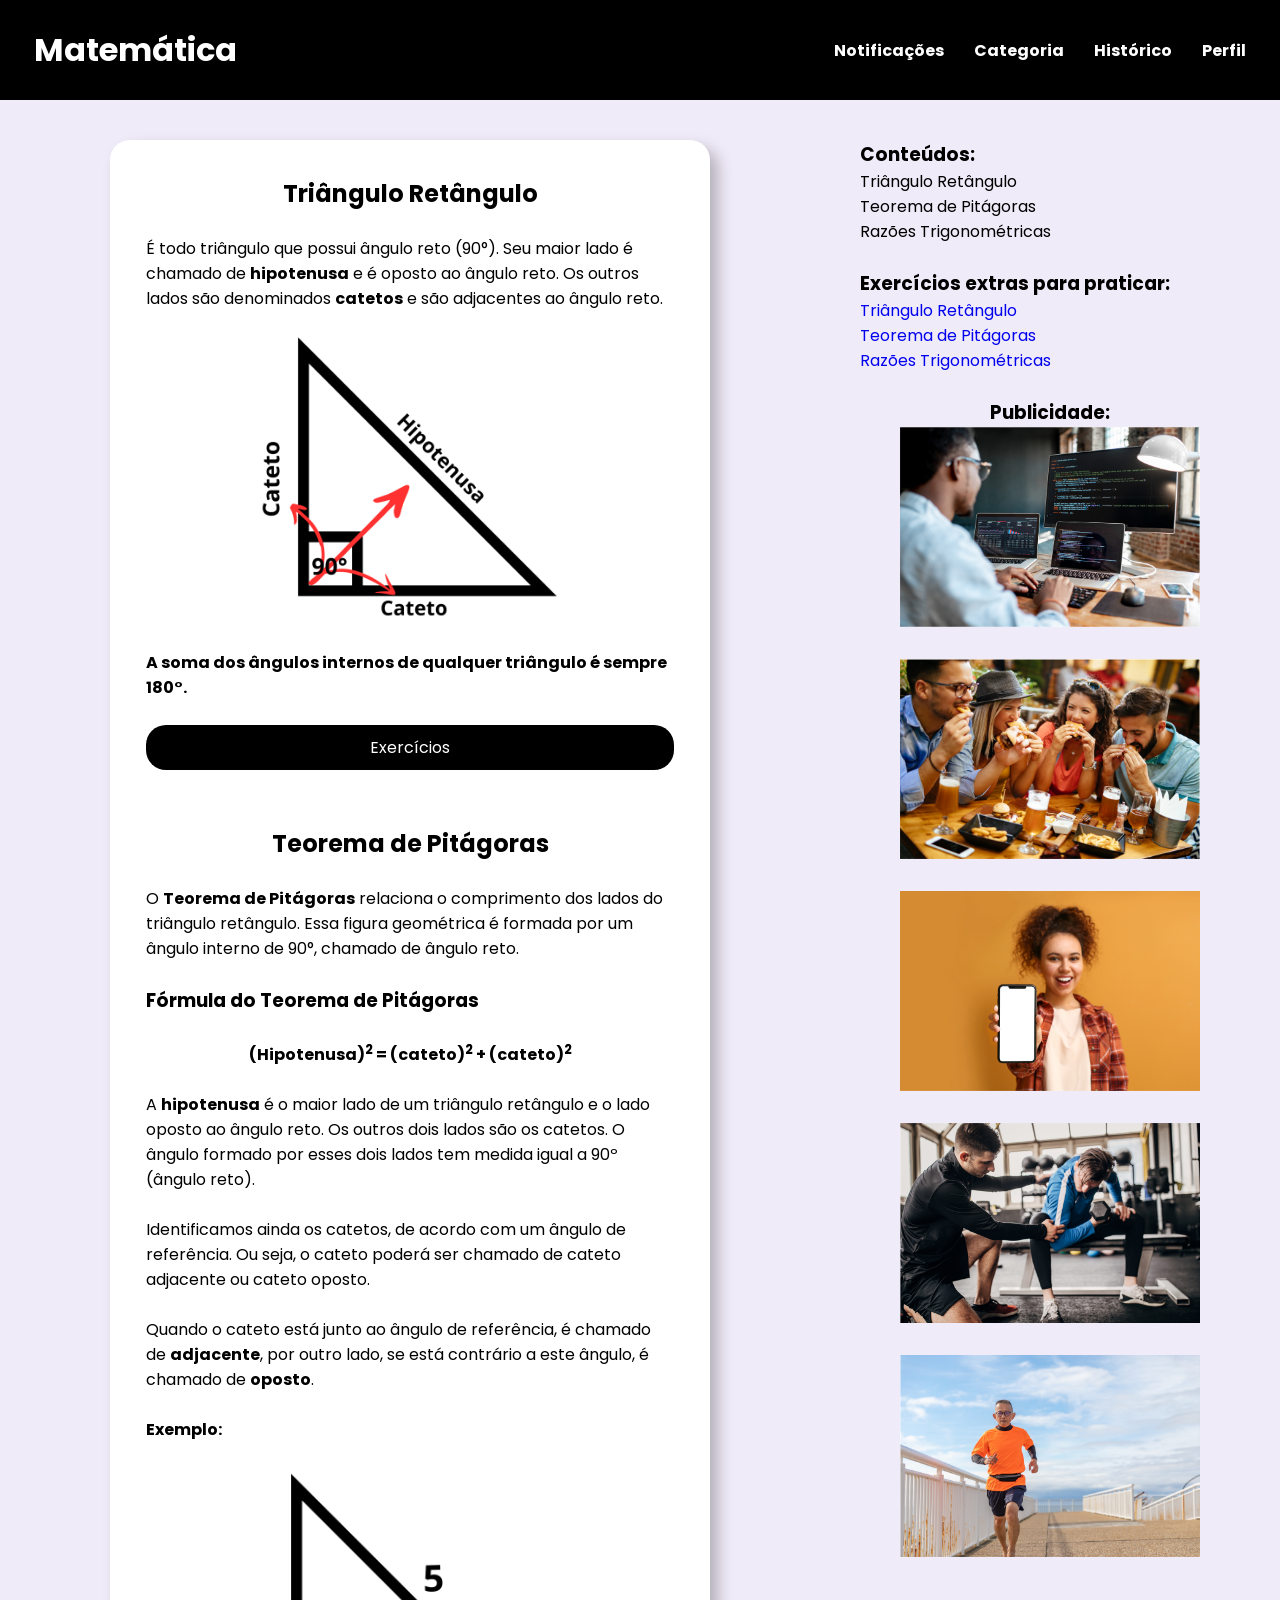
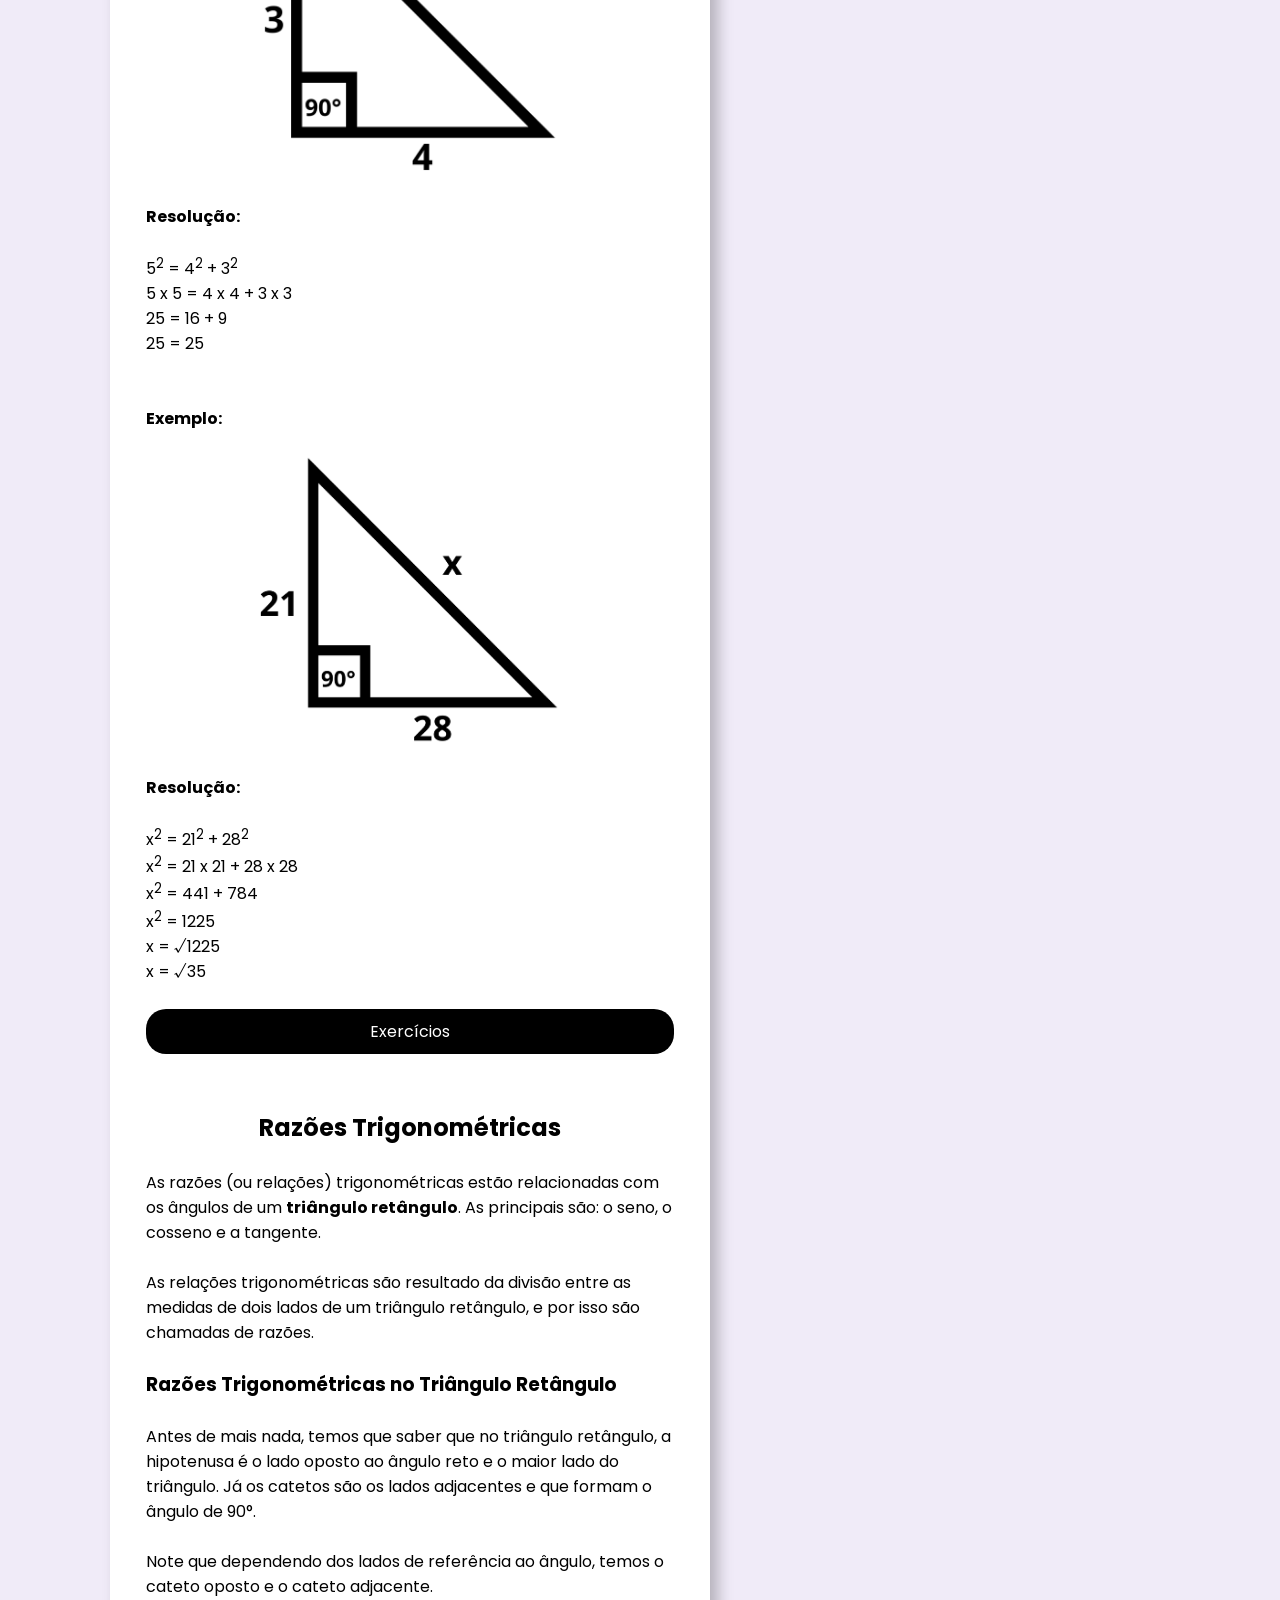
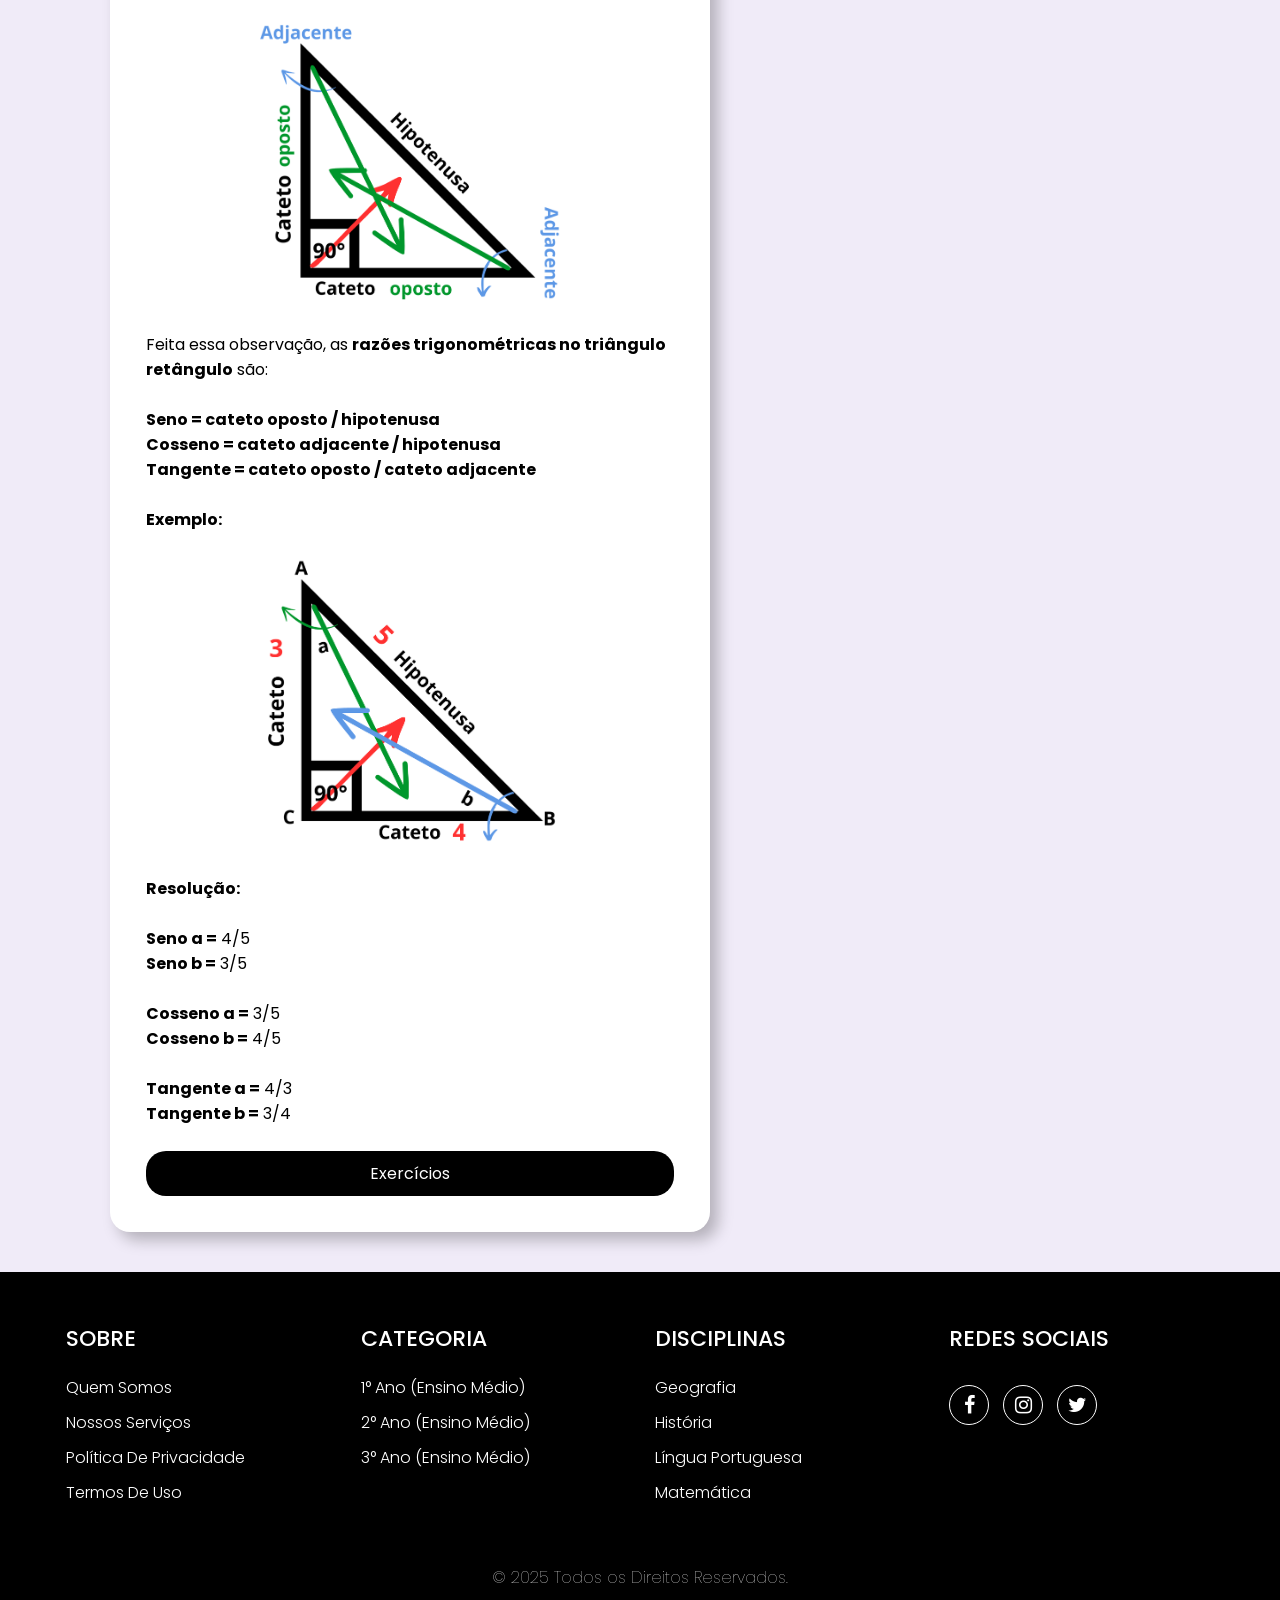
<file: index.html>
<!-- Indica que é o HTML mais recente -->
<!DOCTYPE html>
<!-- Página traduzida para o português -->
<html lang="pt-br">
<!-- Início do <head> -->

<head>
    <!-- Permite caracteres especiais -->
    <meta charset="UTF-8">
    <!-- Permite responsividade -->
    <meta name="viewport" content="width=device-width, initial-scale=1.0">
    <!-- Nome da página na aba do navegador -->
    <title>Matemática - Ensino Médio em Ação</title>
    <!-- Estilização com CSS -->
    <link rel="stylesheet" href="./css/style.css">
    <!-- Imagem na aba do navegador -->
    <link rel="shortcut icon" href="./assets/images/aba-matematica2.png">
    <!-- Utilização de ícones -->
    <link rel="stylesheet" href="https://cdnjs.cloudflare.com/ajax/libs/font-awesome/4.7.0/css/font-awesome.min.css">
</head>
<!-- Fim do <head> -->
<!-- Início do <body> -->

<body>
    <!-- Início do <div> para o Grid -->
    <div class="container">
        <!-- Início do <header> -->
        <header>
            <!-- Início do <nav> -->
            <nav class="navbar">
                <!-- Logo -->
                <h1>Matemática</h1>
                <!-- Início do <ul> -->
                <ul class="nav-menu">
                    <!-- Link -->
                    <li class="nav-item"><a href="#" class="nav-link">Notificações</a></li>
                    <!-- Link -->
                    <li class="nav-item"><a href="#" class="nav-link">Categoria</a></li>
                    <!-- Link -->
                    <li class="nav-item"><a href="#" class="nav-link">Histórico</a></li>
                    <!-- Link -->
                    <li class="nav-item"><a href="#" class="nav-link">Perfil</a></li>
                </ul>
                <!-- Fim do <ul> -->
                <!-- Início do <div> -->
                <div class="hamburguer">
                    <!-- Início do menu -->
                    <span class="bar"></span>
                    <span class="bar"></span>
                    <span class="bar"></span>
                    <!-- Fim do menu -->
                </div>
                <!-- Fim do <div> -->
            </nav>
            <!-- Fim do <nav> -->
        </header>
        <!-- Fim do <header> -->
        <!-- Início do <main> -->
        <main class="news-container">
            <!-- Início do <article> -->
            <article class="news-item">
                <!-- Início da <section> -->
                <section class="triangulo_retangulo">
                    <!-- Título -->
                    <h2>Triângulo Retângulo</h2>
                    <!-- Quebra de linha -->
                    <br>
                    <!-- Parágrafo -->
                    <p>É todo triângulo que possui ângulo reto (90°). Seu maior lado é chamado de
                        <strong>hipotenusa</strong> e é oposto ao ângulo reto. Os outros lados são denominados
                        <strong>catetos</strong> e são adjacentes ao ângulo reto.
                    </p>
                    <!-- Quebra de linha -->
                    <br>
                    <!-- Início do <figure> -->
                    <figure>
                        <!-- Imagem -->
                        <img src="./assets/images/triangulo-retangulo.png" width="300px" alt="Imagem de um Triângulo Retângulo">
                    </figure>
                    <!-- Fim do <figure> -->
                    <!-- Quebra de linha -->
                    <br>
                    <!-- Parágrafo -->
                    <p><strong>A soma dos ângulos internos de qualquer triângulo é sempre 180°.</strong></p>
                    <!-- Quebra de linha -->
                    <br>
                    <!-- Link para o exercício -->
                    <a href="./html/xtriangulo.html" class="exercicios">Exercícios</a>
                </section>
                <!-- Fim da <section> -->
                <!-- Início da <section> -->
                <section class="teorema_pitagoras">
                    <!-- Título -->
                    <h2>Teorema de Pitágoras</h2>
                    <!-- Quebra de linha -->
                    <br>
                    <!-- Parágrafo -->
                    <p>O <strong>Teorema de Pitágoras</strong> relaciona o comprimento dos lados do triângulo retângulo.
                        Essa figura geométrica é formada por um ângulo interno de 90°, chamado de ângulo reto.</p>
                    <!-- Quebra de linha -->
                    <br>
                    <!-- Subtítulo -->
                    <h3>Fórmula do Teorema de Pitágoras</h3>
                    <!-- Quebra de linha -->
                    <br>
                    <!-- Parágrafo -->
                    <p class="formula_teorema_pitagoras"><strong>(Hipotenusa)<sup>2</sup> = (cateto)<sup>2</sup> + (cateto)<sup>2</sup></strong></p>
                    <!-- Quebra de linha -->
                    <br>
                    <!-- Parágrafo -->
                    <p>A <strong>hipotenusa</strong> é o maior lado de um triângulo retângulo e o lado oposto ao ângulo
                        reto. Os outros
                        dois lados são os catetos. O ângulo formado por esses dois lados tem medida igual a 90º (ângulo
                        reto).</p>
                    <!-- Quebra de linha -->
                    <br>
                    <!-- Parágrafo -->
                    <p>Identificamos ainda os catetos, de acordo com um ângulo de referência. Ou seja, o cateto poderá
                        ser chamado de cateto adjacente ou cateto oposto.</p>
                    <!-- Quebra de linha -->
                    <br>
                    <!-- Parágrafo -->
                    <p>Quando o cateto está junto ao ângulo de referência, é chamado de <strong>adjacente</strong>, por
                        outro lado, se está contrário a este ângulo, é chamado de <strong>oposto</strong>.</p>
                    <!-- Quebra de linha -->
                    <br>
                    <!-- Parágrafo -->
                    <p><strong>Exemplo:</strong></p>
                    <!-- Quebra de linha -->
                    <br>
                    <!-- Início do <figure> -->
                    <figure>
                        <!-- Imagem -->
                        <img src="./assets/images/teorema-pitagoras.png" width="300px" alt="Imagem de um Teorema de Pitágoras">
                    </figure>
                    <!-- Fim do <figure> -->
                    <!-- Quebra de linha -->
                    <br>
                    <!-- Parágrafo -->
                    <p><strong>Resolução:</strong></p>
                    <!-- Quebra de linha -->
                    <br>
                    <!-- Parágrafo -->
                    <p>5<sup>2</sup> = 4<sup>2</sup> + 3<sup>2</sup></p>
                    <!-- Parágrafo -->
                    <p>5 x 5 = 4 x 4 + 3 x 3</p>
                    <!-- Parágrafo -->
                    <p>25 = 16 + 9</p>
                    <!-- Parágrafo -->
                    <p>25 = 25</p>
                    <!-- Quebra de linha -->
                    <br>

                    <!-- Quebra de linha -->
                    <br>
                    <!-- Parágrafo -->
                    <p><strong>Exemplo:</strong></p>
                    <!-- Quebra de linha -->
                    <br>
                    <!-- Início do <figure> -->
                    <figure>
                        <!-- Imagem -->
                        <img src="./assets/images/teorema-pitagoras2.png" width="300px" alt="Imagem de um Teorema de Pitágoras">
                    </figure>
                    <!-- Fim do <figure> -->
                    <!-- Quebra de linha -->
                    <br>
                    <!-- Parágrafo -->
                    <p><strong>Resolução:</strong></p>
                    <!-- Quebra de linha -->
                    <br>
                    <!-- Parágrafo -->
                    <p>x<sup>2</sup> = 21<sup>2</sup> + 28<sup>2</sup></p>
                    <!-- Parágrafo -->
                    <p>x<sup>2</sup> = 21 x 21 + 28 x 28</p>
                    <!-- Parágrafo -->
                    <p>x<sup>2</sup> = 441 + 784</p>
                    <!-- Parágrafo -->
                    <p>x<sup>2</sup> = 1225</p>
                    <!-- Parágrafo -->
                    <p>x = √1225</p>
                    <!-- Parágrafo -->
                    <p>x = √35</p>
                    <!-- Quebra de linha -->
                    <br>
                    <!-- Link para o exercício -->
                    <a href="./html/xpitagoras.html" class="exercicios">Exercícios</a>
                </section>
                <!-- Fim da <section> -->
                <!-- Início da <section> -->
                <section class="razoes_trigonometricas">
                    <!-- Título -->
                    <h2>Razões Trigonométricas</h2>
                    <!-- Quebra de linha -->
                    <br>
                    <!-- Parágrafo -->
                    <p>As razões (ou relações) trigonométricas estão relacionadas com os ângulos de um <strong>triângulo
                            retângulo</strong>. As principais são: o seno, o cosseno e a tangente.</p>
                    <!-- Quebra de linha -->
                    <br>
                    <!-- Parágrafo -->
                    <p>As relações trigonométricas são resultado da divisão entre as medidas de dois lados de um
                        triângulo retângulo, e por isso são chamadas de razões.</p>
                    <!-- Quebra de linha -->
                    <br>
                    <!-- Subtítulo -->
                    <h3>Razões Trigonométricas no Triângulo Retângulo</h3>
                    <!-- Quebra de linha -->
                    <br>
                    <!-- Parágrafo -->
                    <p>Antes de mais nada, temos que saber que no triângulo retângulo, a hipotenusa é o lado oposto ao
                        ângulo reto e o maior lado do triângulo. Já os catetos são os lados adjacentes e que formam o
                        ângulo de 90°.</p>
                    <!-- Quebra de linha -->
                    <br>
                    <!-- Parágrafo -->
                    <p>Note que dependendo dos lados de referência ao ângulo, temos o cateto oposto e o cateto
                        adjacente.</p>
                    <!-- Quebra de linha -->
                    <br>
                    <figure>
                        <!-- Imagem -->
                        <img src="./assets/images/estrutura-trigonometrica.png" width="300px"
                            alt="Imagem de uma Razão Trigonométrica">
                    </figure>
                    <!-- Fim do <figure> -->
                    <!-- Quebra de linha -->
                    <br>
                    <!-- Parágrafo -->
                    <p>Feita essa observação, as <strong>razões trigonométricas no triângulo retângulo</strong> são:</p>
                    <!-- Quebra de linha -->
                    <br>
                    <!-- Parágrafo -->
                    <p><strong>Seno = cateto oposto / hipotenusa</strong></p>
                    <!-- Parágrafo -->
                    <p><strong>Cosseno = cateto adjacente / hipotenusa</strong></p>
                    <!-- Parágrafo -->
                    <p><strong>Tangente = cateto oposto / cateto adjacente</strong></p>
                    <!-- Quebra de linha -->
                    <br>
                    <!-- Parágrafo -->
                    <p><strong>Exemplo:</strong></p>
                    <!-- Quebra de linha -->
                    <br>
                    <!-- Início do <figure> -->
                    <figure>
                        <!-- Imagem -->
                        <img src="./assets/images/razoes-trigonometricas.png" width="300px"
                            alt="Imagem de uma Razão Trigonométrica">
                    </figure>
                    <!-- Fim do <figure> -->
                    <!-- Quebra de linha -->
                    <br>
                    <!-- Parágrafo -->
                    <p><strong>Resolução:</strong></p>
                    <!-- Quebra de linha -->
                    <br>
                    <!-- Parágrafo -->
                    <p><strong>Seno a =</strong> 4/5</p>
                    <!-- Parágrafo -->
                    <p><strong>Seno b =</strong> 3/5</p>
                    <!-- Quebra de linha -->
                    <br>
                    <!-- Parágrafo -->
                    <p><strong>Cosseno a =</strong> 3/5</p>
                    <!-- Parágrafo -->
                    <p><strong>Cosseno b =</strong> 4/5</p>
                    <!-- Quebra de linha -->
                    <br>
                    <!-- Parágrafo -->
                    <p><strong>Tangente a =</strong> 4/3</p>
                    <!-- Parágrafo -->
                    <p><strong>Tangente b =</strong> 3/4</p>
                    <!-- Quebra de linha -->
                    <br>
                    <!-- Link para o exercício -->
                    <a href="./html/xtrigonometricas.html" class="exercicios">Exercícios</a>
                </section>
                <!-- Fim da <section> -->
            </article>
            <!-- Fim do <article> -->
        </main>
        <!-- Fim do <main> -->

        <!-- Início do <aside> -->
        <aside class="conteudos_exercicios">
            <!-- Subtítulo -->
            <h3>Conteúdos:</h3>
            <!-- Início do <ul> -->
            <ul>
                <!-- Matéria -->
                <li>Triângulo Retângulo</li>
                <!-- Matéria -->
                <li>Teorema de Pitágoras</li>
                <!-- Matéria -->
                <li>Razões Trigonométricas</li>
            </ul>
            <!-- Fim do <ul> -->
            <!-- Quebra de linha -->
            <br>
            <!-- Subtítulo -->
            <h3>Exercícios extras para praticar:</h3>
            <!-- Início do <ul> -->
            <ul>
                <!-- Link para o exercício -->
                <li><a href="./html/etriangulo.html">Triângulo Retângulo</a></li>
                <!-- Link para o exercício -->
                <li><a href="./html/epitagoras.html">Teorema de Pitágoras</a></li>
                <!-- Link para o exercício -->
                <li><a href="./html/etrigonometricas.html">Razões Trigonométricas</a></li>
            </ul>
            <!-- Fim do <ul> -->
            <!-- Quebra de linha -->
            <br>
            <!-- Subtítulo -->
            <h3 class="h3-publicidade">Publicidade:</h3>
            <!-- Início da propaganda -->
            <div class="propaganda">
                <a onmouseover="trocar('programacao', './assets/images/programacao2.png')"
                    onmouseout="trocar('programacao', './assets/images/programacao1.png')">
                    <img src="./assets/images/programacao1.png" width="300px" id="programacao">
                </a>
            </div>
            <!-- Fim da propaganda -->
            <!-- Quebra de linha -->
            <br>
            <!-- Início da propaganda -->
            <div class="propaganda">
                <a onmouseover="mudar('fastfood', './assets/images/fastfood2.png')"
                    onmouseout="mudar('fastfood', './assets/images/fastfood1.png')">
                    <img src="./assets/images/fastfood1.png" width="300px" id="fastfood">
                </a>
            </div>
            <!-- Fim da propaganda -->
            <!-- Quebra de linha -->
            <br>
            <!-- Início da propaganda -->
            <div class="propaganda">
                <a onmouseover="animar('celular', './assets/images/celular2.png')"
                    onmouseout="animar('celular', './assets/images/celular1.png')">
                    <img src="./assets/images/celular1.png" width="300px" id="celular">
                </a>
            </div>
            <!-- Fim da propaganda -->
            <!-- Quebra de linha -->
            <br>
            <!-- Início da propaganda -->
            <div class="propaganda">
                <a onmouseover="deslocar('academia', './assets/images/academia2.png')"
                    onmouseout="deslocar('academia', './assets/images/academia1.png')">
                    <img src="./assets/images/academia1.png" width="300px" id="academia">
                </a>
            </div>
            <!-- Fim da propaganda -->
            <!-- Quebra de linha -->
            <br>
            <!-- Início da propaganda -->
            <div class="propaganda">
                <a onmouseover="tracejar('tenis', './assets/images/tenis2.png')"
                    onmouseout="tracejar('tenis', './assets/images/tenis1.png')">
                    <img src="./assets/images/tenis1.png" width="300px" id="tenis">
                </a>
            </div>
            <!-- Fim da propaganda -->
        </aside>
        <!-- Fim do <aside> -->
        <!-- Início do <footer> -->
        <footer>
            <!-- Início do <div> -->
            <div class="container-footer">
                <!-- Início do <div> -->
                <div class="row-footer">
                    <!-- Início da coluna -->
                    <div class="footer-col">
                        <!-- Subtítulo -->
                        <h4>Sobre</h4>
                        <!-- Início da <ul> -->
                        <ul>
                            <!-- Início do <li> -->
                            <li><a href="#">Quem somos</a></li>
                            <li><a href="#">Nossos serviços</a></li>
                            <li><a href="#">Política de privacidade</a></li>
                            <li><a href="#">Termos de uso</a></li>
                            <!-- Fim do <li> -->
                        </ul>
                        <!-- Fim da <ul> -->
                    </div>
                    <!-- Fim da coluna -->
                    <!-- Início da coluna -->
                    <div class="footer-col">
                        <!-- Subtítulo -->
                        <h4>Categoria</h4>
                        <!-- Início da <ul> -->
                        <ul>
                            <!-- Início do <li> -->
                            <li><a href="#">1° ano (Ensino Médio)</a></li>
                            <li><a href="#">2° ano (Ensino Médio)</a></li>
                            <li><a href="#">3° ano (Ensino Médio)</a></li>
                            <!-- Fim do <li> -->
                        </ul>
                        <!-- Fim da <ul> -->
                    </div>
                    <!-- Fim da coluna -->
                    <!-- Início da coluna -->
                    <div class="footer-col">
                        <!-- Subtítulo -->
                        <h4>Disciplinas</h4>
                        <!-- Início da <ul> -->
                        <ul>
                            <!-- Início do <li> -->
                            <li><a href="#">Geografia</a></li>
                            <li><a href="#">História</a></li>
                            <li><a href="#">Língua Portuguesa</a></li>
                            <li><a href="#">Matemática</a></li>
                            <!-- Fim do <li> -->
                        </ul>
                        <!-- Fim da <ul> -->
                    </div>
                    <!-- Fim da coluna -->
                    <!-- Início da coluna -->
                    <div class="footer-col">
                        <!-- Subtítulo -->
                        <h4>Redes sociais</h4>
                        <!-- Início das redes sociais -->
                        <div class="medias-sociais">
                            <!-- Facebook -->
                            <a href="#"><i class="fa fa-facebook"></i></a>
                            <!-- Instagram -->
                            <a href="#"><i class="fa fa-instagram"></i></a>
                            <!-- Twitter -->
                            <a href="#"><i class="fa fa-twitter"></i></a>
                        </div>
                        <!-- Fim das redes sociais -->
                    </div>
                    <!-- Fim da coluna -->
                </div>
                <!-- Fim do <div> -->
            </div>
            <!-- Fim do <div> -->
            <!-- Início do copyright -->
            <div class="footer-copyright">
                <!-- Direitos autorais -->
                <p>&copy; 2025 Todos os Direitos Reservados.</p>
            </div>
            <!-- Fim do copyright -->
        </footer>
        <!-- Fim do <footer> -->
    </div>
    <!-- Fim do <div> para o Grid -->
    <!-- Uso do JavaScript -->
    <script src="./js/script.js"></script>
</body>
<!-- Fim do <body> -->

</html>
<!-- Fim do <html> -->
</file>
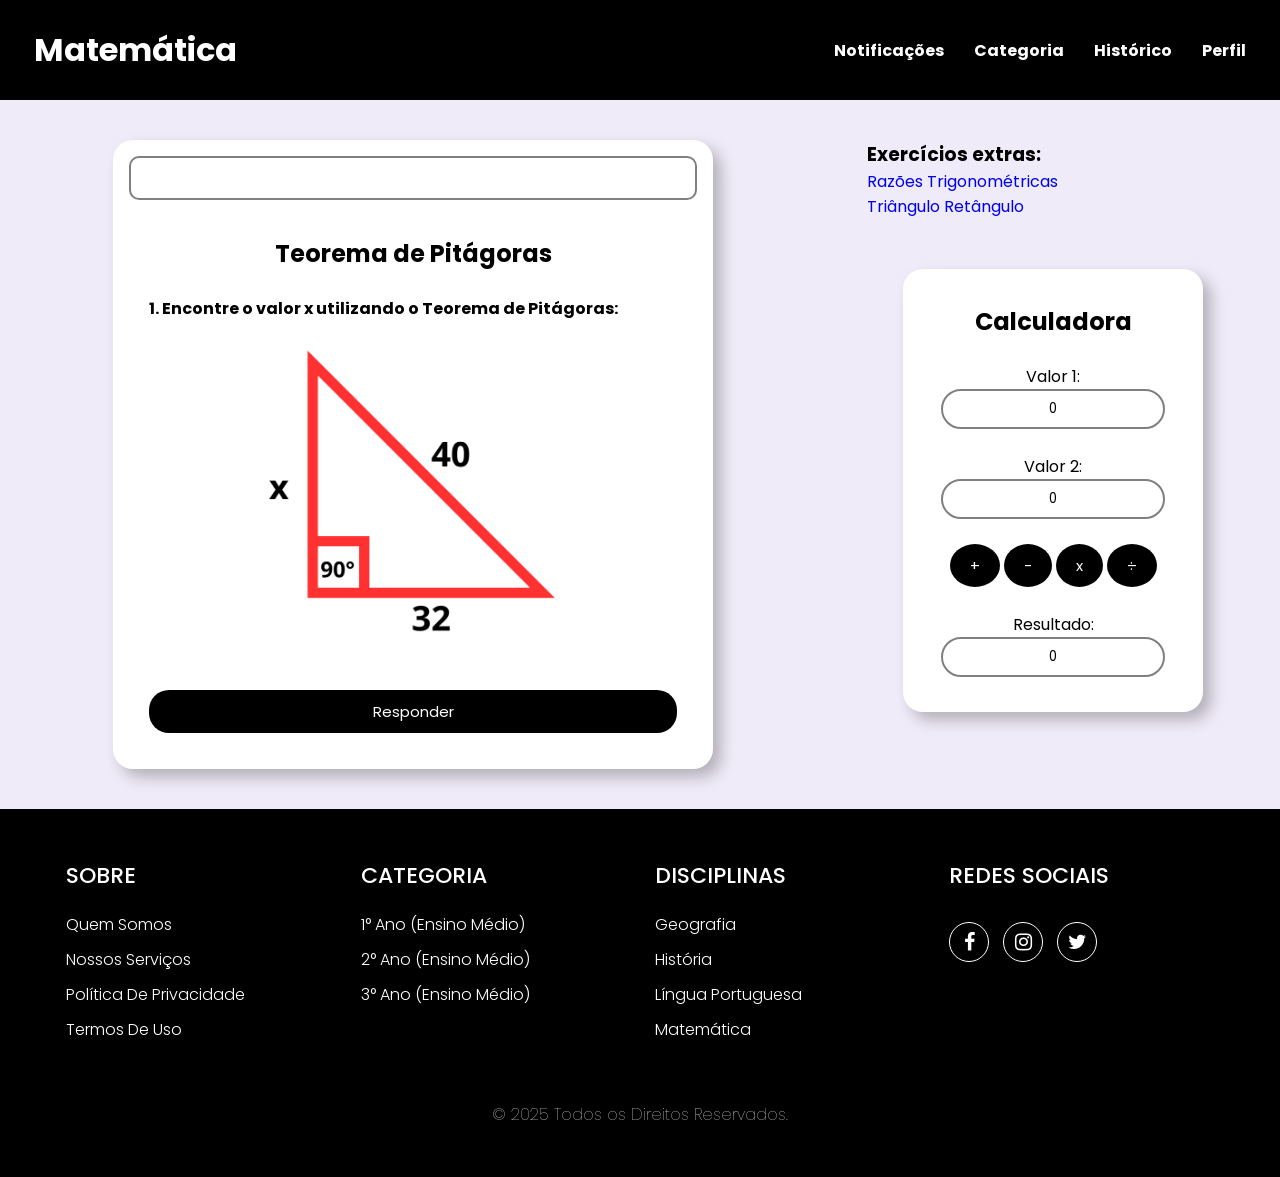
<file: html/epitagoras.html>
<!-- Indica que é o HTML mais recente -->
<!DOCTYPE html>
<!-- Página traduzida para o português -->
<html lang="pt-br">
<!-- Início do <head> -->

<head>
    <!-- Permite caracteres especiais -->
    <meta charset="UTF-8">
    <!-- Permite responsividade -->
    <meta name="viewport" content="width=device-width, initial-scale=1.0">
    <!-- Nome da página na aba do navegador -->
    <title>Exercícios Extras de Teorema de Pitágoras - Ensino Médio em Ação</title>
    <!-- Estilização com CSS -->
    <link rel="stylesheet" href="../css/style.css">
    <!-- Imagem na aba do navegador -->
    <link rel="shortcut icon" href="../assets/images/aba-matematica2.png">
    <!-- Utilização de ícones -->
    <link rel="stylesheet" href="https://cdnjs.cloudflare.com/ajax/libs/font-awesome/4.7.0/css/font-awesome.min.css">
</head>
<!-- Fim do <head> -->
<!-- Início do <body> -->

<body onload="nome()">
    <!-- Início do <div> para o Grid -->
    <div class="container">
        <!-- Início do <header> -->
        <header>
            <!-- Início do <nav> -->
            <nav class="navbar">
                <!-- Logo -->
                <a href="../index.html">
                    <h1>Matemática</h1>
                </a>
                <!-- Início do <ul> -->
                <ul class="nav-menu">
                    <!-- Link -->
                    <li class="nav-item"><a href="#" class="nav-link">Notificações</a></li>
                    <!-- Link -->
                    <li class="nav-item"><a href="#" class="nav-link">Categoria</a></li>
                    <!-- Link -->
                    <li class="nav-item"><a href="#" class="nav-link">Histórico</a></li>
                    <!-- Link -->
                    <li class="nav-item"><a href="#" class="nav-link">Perfil</a></li>
                </ul>
                <!-- Fim do <ul> -->
                <!-- Início do <div> -->
                <div class="hamburguer">
                    <!-- Início do menu -->
                    <span class="bar"></span>
                    <span class="bar"></span>
                    <span class="bar"></span>
                    <!-- Fim do menu -->
                </div>
                <!-- Fim do <div> -->
            </nav>
            <!-- Fim do <nav> -->
        </header>
        <!-- Fim do <header> -->
        <!-- Início do <main> -->
        <main class="news-container">
            <!-- Início do <article> -->
            <article class="news-item">
                <!-- Início do <strong> -->
                <strong>
                    <!-- Nome do usuário -->
                    <p id="nome"></p>
                </strong>
                <!-- Fim do <strong> -->
                <!-- Início da <section> -->
                <section class="questoes_formulario">
                    <!-- Título -->
                    <h2>Teorema de Pitágoras</h2>
                    <!-- Quebra de linha -->
                    <br>
                    <!-- Início do <form> -->
                    <form>
                        <!-- Pergunta -->
                        <p><strong>1. Encontre o valor x utilizando o Teorema de Pitágoras:</strong></p><br>
                        <!-- Início do <figure> -->
                        <figure>
                            <!-- Imagem -->
                            <img src="../assets/images/pitagorasf2.png" width="300px" alt="Triângulo Retângulo"><br><br>
                        </figure>
                        <!-- Fim do <figure> -->
                        <!-- Quebra de linha -->
                        <br>
                        <!-- Botão para descobrir o resultado -->
                        <button type="button" onclick="respostapitagoras2()" class="botao-formulario">Responder</button>
                    </form>
                    <!-- Fim do <form> -->
                </section>
                <!-- Fim da <section> -->
            </article>
            <!-- Fim do <article> -->
        </main>
        <!-- Fim do <main> -->

        <!-- Início do <aside> -->
        <aside class="conteudos_exercicios">
            <!-- Subtítulo -->
            <h3>Exercícios extras:</h3>
            <!-- Início do <ul> -->
            <ul>
                <!-- Link para o exercício -->
                <li><a href="./etrigonometricas.html">Razões Trigonométricas</a></li>
                <!-- Link para o exercício -->
                <li><a href="./etriangulo.html">Triângulo Retângulo</a></li>
            </ul>
            <!-- Fim do <ul> -->
            <!-- Quebra de linha -->
            <br><br>
            <!-- Início do <section> -->
            <section>
                <!-- Início do <form> -->
                <form class="calculadora">
                    <!-- Quebra de linha -->
                    <br>
                    <!-- Título -->
                    <h2>Calculadora</h2>
                    <!-- Quebra de linha -->
                    <br>
                    <!-- Primiro número a ser colocado -->
                    <p>Valor 1: </p><input type="text" id="numero1" class="numero-calculadora" value="0"><br><br>
                    <!-- Segundo número a ser colocado -->
                    <p>Valor 2: </p><input type="text" id="numero2" class="numero-calculadora" value="0"><br><br>
                    <!-- Botão para somar -->
                    <input type="button" class="botao" value="+" onclick="somar()">
                    <!-- Botão para subtrair -->
                    <input type="button" class="botao" value="-" onclick="diminuir()">
                    <!-- Botão para multiplicar -->
                    <input type="button" class="botao" value="x" onclick="multiplicar()">
                    <!-- Botão para dividir -->
                    <input type="button" class="botao" value="÷" onclick="dividir()"><br><br>
                    <!-- Resultado -->
                    <p>Resultado: </p><input type="text" id="resultado" class="numero-calculadora" value="0"><br><br>
                </form>
                <!-- Fim do <form> -->
            </section>
            <!-- Fim do <section> -->
        </aside>
        <!-- Fim do <aside> -->
        <!-- Início do <footer> -->
        <footer>
            <!-- Início do <div> -->
            <div class="container-footer">
                <!-- Início do <div> -->
                <div class="row-footer">
                    <!-- Início da coluna -->
                    <div class="footer-col">
                        <!-- Subtítulo -->
                        <h4>Sobre</h4>
                        <!-- Início da <ul> -->
                        <ul>
                            <!-- Início do <li> -->
                            <li><a href="#">Quem somos</a></li>
                            <li><a href="#">Nossos serviços</a></li>
                            <li><a href="#">Política de privacidade</a></li>
                            <li><a href="#">Termos de uso</a></li>
                            <!-- Fim do <li> -->
                        </ul>
                        <!-- Fim da <ul> -->
                    </div>
                    <!-- Fim da coluna -->
                    <!-- Início da coluna -->
                    <div class="footer-col">
                        <!-- Subtítulo -->
                        <h4>Categoria</h4>
                        <!-- Início da <ul> -->
                        <ul>
                            <!-- Início do <li> -->
                            <li><a href="#">1° ano (Ensino Médio)</a></li>
                            <li><a href="#">2° ano (Ensino Médio)</a></li>
                            <li><a href="#">3° ano (Ensino Médio)</a></li>
                            <!-- Fim do <li> -->
                        </ul>
                        <!-- Fim da <ul> -->
                    </div>
                    <!-- Fim da coluna -->
                    <!-- Início da coluna -->
                    <div class="footer-col">
                        <!-- Subtítulo -->
                        <h4>Disciplinas</h4>
                        <!-- Início da <ul> -->
                        <ul>
                            <!-- Início do <li> -->
                            <li><a href="#">Geografia</a></li>
                            <li><a href="#">História</a></li>
                            <li><a href="#">Língua Portuguesa</a></li>
                            <li><a href="#">Matemática</a></li>
                            <!-- Fim do <li> -->
                        </ul>
                        <!-- Fim da <ul> -->
                    </div>
                    <!-- Fim da coluna -->
                    <!-- Início da coluna -->
                    <div class="footer-col">
                        <!-- Subtítulo -->
                        <h4>Redes sociais</h4>
                        <!-- Início das redes sociais -->
                        <div class="medias-sociais">
                            <!-- Facebook -->
                            <a href="#"><i class="fa fa-facebook"></i></a>
                            <!-- Instagram -->
                            <a href="#"><i class="fa fa-instagram"></i></a>
                            <!-- Twitter -->
                            <a href="#"><i class="fa fa-twitter"></i></a>
                        </div>
                        <!-- Fim das redes sociais -->
                    </div>
                    <!-- Fim da coluna -->
                </div>
                <!-- Fim do <div> -->
            </div>
            <!-- Fim do <div> -->
            <!-- Início do copyright -->
            <div class="footer-copyright">
                <!-- Direitos autorais -->
                <p>&copy; 2025 Todos os Direitos Reservados.</p>
            </div>
            <!-- Fim do copyright -->
        </footer>
        <!-- Fim do <footer> -->
    </div>
    <!-- Fim do <div> para o Grid -->
    <!-- Uso do JavaScript -->
    <script src="../js/script.js"></script>
</body>
<!-- Fim do <body> -->

</html>
<!-- Fim do <html> -->
</file>
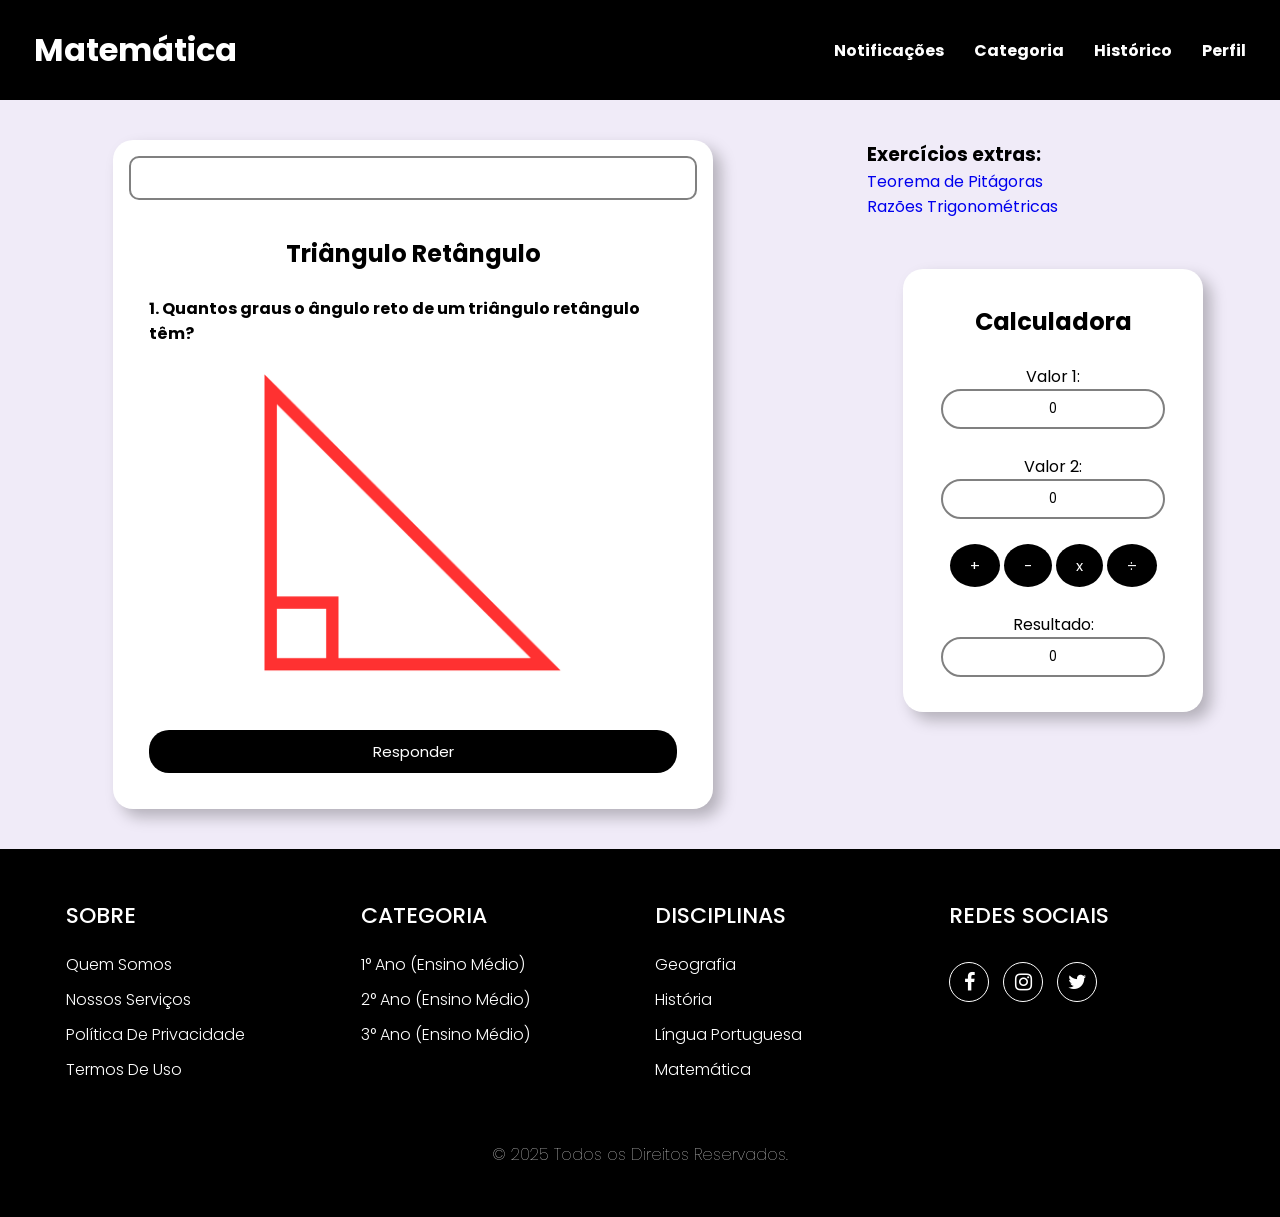
<file: html/etriangulo.html>
<!-- Indica que é o HTML mais recente -->
<!DOCTYPE html>
<!-- Página traduzida para o português -->
<html lang="pt-br">
<!-- Início do <head> -->

<head>
    <!-- Permite caracteres especiais -->
    <meta charset="UTF-8">
    <!-- Permite responsividade -->
    <meta name="viewport" content="width=device-width, initial-scale=1.0">
    <!-- Nome da página na aba do navegador -->
    <title>Exercícios Extras de Triângulo Retângulo - Ensino Médio em Ação</title>
    <!-- Estilização com CSS -->
    <link rel="stylesheet" href="../css/style.css">
    <!-- Imagem na aba do navegador -->
    <link rel="shortcut icon" href="../assets/images/aba-matematica2.png">
    <!-- Utilização de ícones -->
    <link rel="stylesheet" href="https://cdnjs.cloudflare.com/ajax/libs/font-awesome/4.7.0/css/font-awesome.min.css">
</head>
<!-- Fim do <head> -->
<!-- Início do <body> -->

<body onload="nome()">
    <!-- Início do <div> para o Grid -->
    <div class="container">
        <!-- Início do <header> -->
        <header>
            <!-- Início do <nav> -->
            <nav class="navbar">
                <!-- Logo -->
                <a href="../index.html">
                    <h1>Matemática</h1>
                </a>
                <!-- Início do <ul> -->
                <ul class="nav-menu">
                    <!-- Link -->
                    <li class="nav-item"><a href="#" class="nav-link">Notificações</a></li>
                    <!-- Link -->
                    <li class="nav-item"><a href="#" class="nav-link">Categoria</a></li>
                    <!-- Link -->
                    <li class="nav-item"><a href="#" class="nav-link">Histórico</a></li>
                    <!-- Link -->
                    <li class="nav-item"><a href="#" class="nav-link">Perfil</a></li>
                </ul>
                <!-- Fim do <ul> -->
                <!-- Início do <div> -->
                <div class="hamburguer">
                    <!-- Início do menu -->
                    <span class="bar"></span>
                    <span class="bar"></span>
                    <span class="bar"></span>
                    <!-- Fim do menu -->
                </div>
                <!-- Fim do <div> -->
            </nav>
            <!-- Fim do <nav> -->
        </header>
        <!-- Fim do <header> -->
        <!-- Início do <main> -->
        <main class="news-container">
            <!-- Início do <article> -->
            <article class="news-item">
                <!-- Início do <strong> -->
                <strong>
                    <!-- Nome do usuário -->
                    <p id="nome"></p>
                </strong>
                <!-- Fim do <strong> -->
                <!-- Início da <section> -->
                <section class="questoes_formulario">
                    <!-- Título -->
                    <h2>Triângulo Retângulo</h2>
                    <!-- Quebra de linha -->
                    <br>
                    <!-- Início do <form> -->
                    <form>
                        <!-- Pergunta -->
                        <p><strong>1. Quantos graus o ângulo reto de um triângulo retângulo têm?</strong></p><br>
                        <!-- Início do <figure> -->
                        <figure>
                            <!-- Imagem -->
                            <img src="../assets/images/triangulo-normal.png" width="300px" alt="Triângulo Retângulo"><br><br>
                        </figure>
                        <!-- Fim do <figure> -->
                        <!-- Quebra de linha -->
                        <br>
                        <!-- Botão para responder -->
                        <button type="button" onclick="respostatriangulo()" class="botao-formulario">Responder</button>
                    </form>
                    <!-- Fim do <form> -->
                </section>
                <!-- Fim da <section> -->
            </article>
            <!-- Fim do <article> -->
        </main>
        <!-- Fim do <main> -->

        <!-- Início do <aside> -->
        <aside class="conteudos_exercicios">
            <!-- Subtítulo -->
            <h3>Exercícios extras:</h3>
            <!-- Início do <ul> -->
            <ul>
                <!-- Link para o exercício -->
                <li><a href="./epitagoras.html">Teorema de Pitágoras</a></li>
                <!-- Link para o exercício -->
                <li><a href="./etrigonometricas.html">Razões Trigonométricas</a></li>
            </ul>
            <!-- Fim do <ul> -->
            <!-- Quebra de linha -->
            <br><br>
            <!-- Início do <section> -->
            <section>
                <!-- Início do <form> -->
                <form class="calculadora">
                    <!-- Quebra de linha -->
                    <br>
                    <!-- Título -->
                    <h2>Calculadora</h2>
                    <!-- Quebra de linha -->
                    <br>
                    <!-- Primiro número a ser colocado -->
                    <p>Valor 1: </p><input type="text" id="numero1" class="numero-calculadora" value="0"><br><br>
                    <!-- Segundo número a ser colocado -->
                    <p>Valor 2: </p><input type="text" id="numero2" class="numero-calculadora" value="0"><br><br>
                    <!-- Botão para somar -->
                    <input type="button" class="botao" value="+" onclick="somar()">
                    <!-- Botão para subtrair -->
                    <input type="button" class="botao" value="-" onclick="diminuir()">
                    <!-- Botão para multiplicar -->
                    <input type="button" class="botao" value="x" onclick="multiplicar()">
                    <!-- Botão para dividir -->
                    <input type="button" class="botao" value="÷" onclick="dividir()"><br><br>
                    <!-- Resultado -->
                    <p>Resultado: </p><input type="text" id="resultado" class="numero-calculadora" value="0"><br><br>
                </form>
                <!-- Fim do <form> -->
            </section>
            <!-- Fim do <section> -->
        </aside>
        <!-- Fim do <aside> -->
        <!-- Início do <footer> -->
        <footer>
            <!-- Início do <div> -->
            <div class="container-footer">
                <!-- Início do <div> -->
                <div class="row-footer">
                    <!-- Início da coluna -->
                    <div class="footer-col">
                        <!-- Subtítulo -->
                        <h4>Sobre</h4>
                        <!-- Início da <ul> -->
                        <ul>
                            <!-- Início do <li> -->
                            <li><a href="#">Quem somos</a></li>
                            <li><a href="#">Nossos serviços</a></li>
                            <li><a href="#">Política de privacidade</a></li>
                            <li><a href="#">Termos de uso</a></li>
                            <!-- Fim do <li> -->
                        </ul>
                        <!-- Fim da <ul> -->
                    </div>
                    <!-- Fim da coluna -->
                    <!-- Início da coluna -->
                    <div class="footer-col">
                        <!-- Subtítulo -->
                        <h4>Categoria</h4>
                        <!-- Início da <ul> -->
                        <ul>
                            <!-- Início do <li> -->
                            <li><a href="#">1° ano (Ensino Médio)</a></li>
                            <li><a href="#">2° ano (Ensino Médio)</a></li>
                            <li><a href="#">3° ano (Ensino Médio)</a></li>
                            <!-- Fim do <li> -->
                        </ul>
                        <!-- Fim da <ul> -->
                    </div>
                    <!-- Fim da coluna -->
                    <!-- Início da coluna -->
                    <div class="footer-col">
                        <!-- Subtítulo -->
                        <h4>Disciplinas</h4>
                        <!-- Início da <ul> -->
                        <ul>
                            <!-- Início do <li> -->
                            <li><a href="#">Geografia</a></li>
                            <li><a href="#">História</a></li>
                            <li><a href="#">Língua Portuguesa</a></li>
                            <li><a href="#">Matemática</a></li>
                            <!-- Fim do <li> -->
                        </ul>
                        <!-- Fim da <ul> -->
                    </div>
                    <!-- Fim da coluna -->
                    <!-- Início da coluna -->
                    <div class="footer-col">
                        <!-- Subtítulo -->
                        <h4>Redes sociais</h4>
                        <!-- Início das redes sociais -->
                        <div class="medias-sociais">
                            <!-- Facebook -->
                            <a href="#"><i class="fa fa-facebook"></i></a>
                            <!-- Instagram -->
                            <a href="#"><i class="fa fa-instagram"></i></a>
                            <!-- Twitter -->
                            <a href="#"><i class="fa fa-twitter"></i></a>
                        </div>
                        <!-- Fim das redes sociais -->
                    </div>
                    <!-- Fim da coluna -->
                </div>
                <!-- Fim do <div> -->
            </div>
            <!-- Fim do <div> -->
            <!-- Início do copyright -->
            <div class="footer-copyright">
                <!-- Direitos autorais -->
                <p>&copy; 2025 Todos os Direitos Reservados.</p>
            </div>
            <!-- Fim do copyright -->
        </footer>
        <!-- Fim do <footer> -->
    </div>
    <!-- Fim do <div> para o Grid -->
    <!-- Uso do JavaScript -->
    <script src="../js/script.js"></script>
</body>
<!-- Fim do <body> -->

</html>
<!-- Fim do <html> -->
</file>
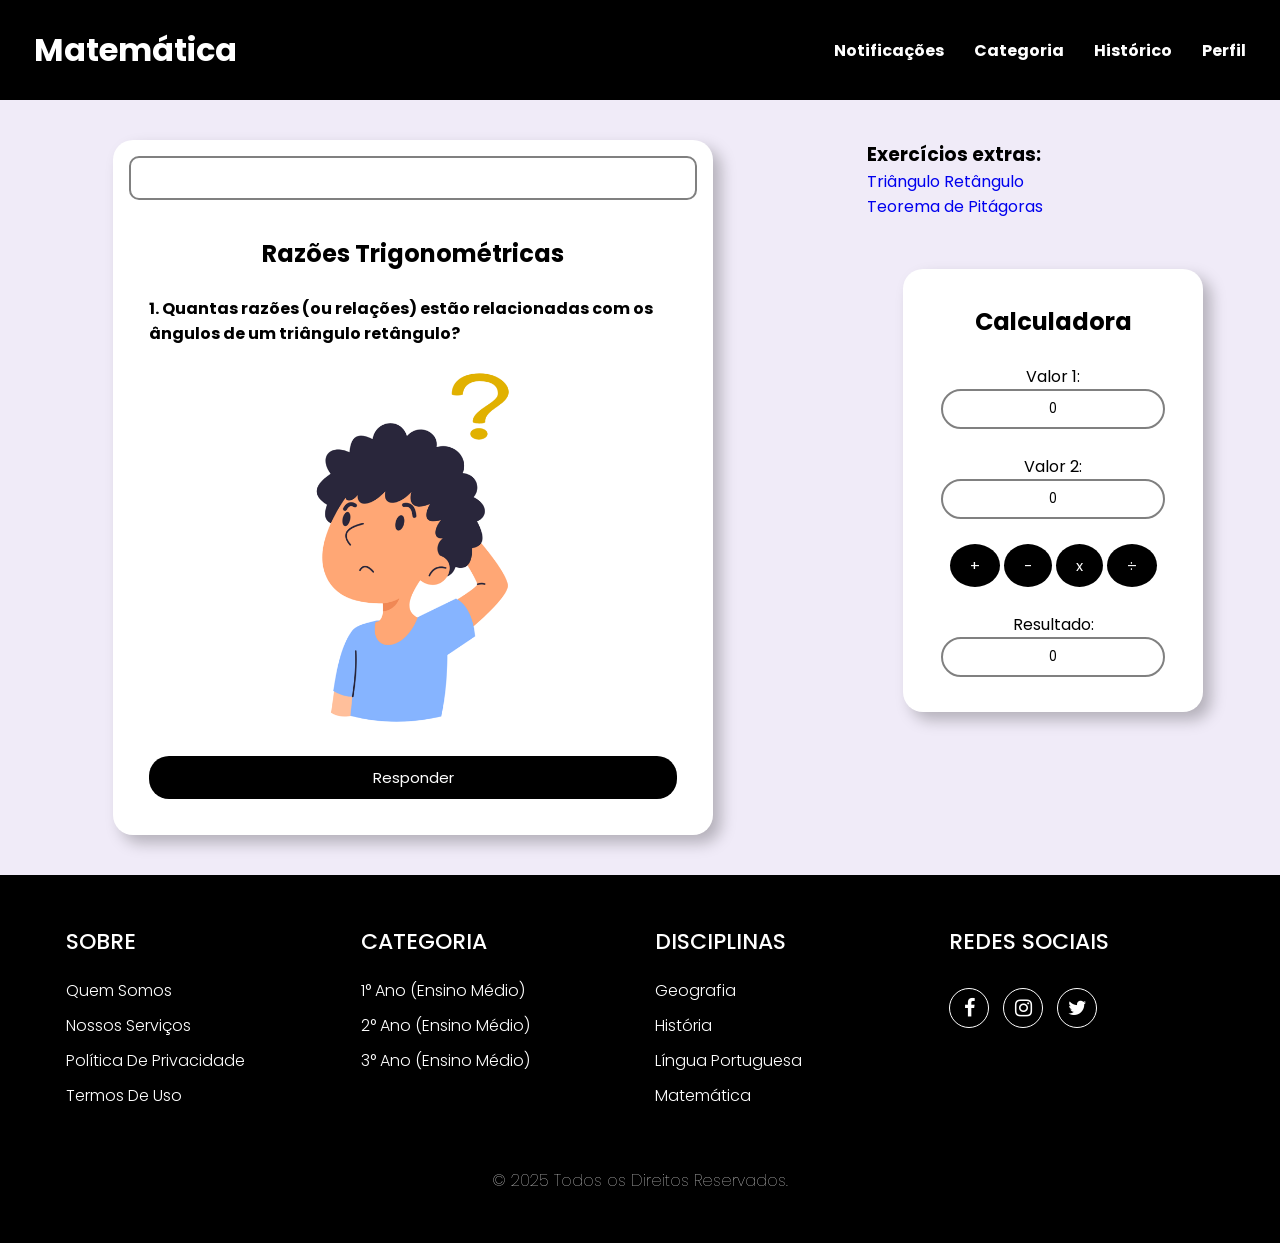
<file: html/etrigonometricas.html>
<!-- Indica que é o HTML mais recente -->
<!DOCTYPE html>
<!-- Página traduzida para o português -->
<html lang="pt-br">
<!-- Início do <head> -->

<head>
    <!-- Permite caracteres especiais -->
    <meta charset="UTF-8">
    <!-- Permite responsividade -->
    <meta name="viewport" content="width=device-width, initial-scale=1.0">
    <!-- Nome da página na aba do navegador -->
    <title>Exercícios Extras de Razões Trigonométricas - Ensino Médio em Ação</title>
    <!-- Estilização com CSS -->
    <link rel="stylesheet" href="../css/style.css">
    <!-- Imagem na aba do navegador -->
    <link rel="shortcut icon" href="../assets/images/aba-matematica2.png">
    <!-- Utilização de ícones -->
    <link rel="stylesheet" href="https://cdnjs.cloudflare.com/ajax/libs/font-awesome/4.7.0/css/font-awesome.min.css">
</head>
<!-- Fim do <head> -->
<!-- Início do <body> -->

<body onload="nome()">
    <!-- Início do <div> para o Grid -->
    <div class="container">
        <!-- Início do <header> -->
        <header>
            <!-- Início do <nav> -->
            <nav class="navbar">
                <!-- Logo -->
                <a href="../index.html">
                    <h1>Matemática</h1>
                </a>
                <!-- Início do <ul> -->
                <ul class="nav-menu">
                    <!-- Link -->
                    <li class="nav-item"><a href="#" class="nav-link">Notificações</a></li>
                    <!-- Link -->
                    <li class="nav-item"><a href="#" class="nav-link">Categoria</a></li>
                    <!-- Link -->
                    <li class="nav-item"><a href="#" class="nav-link">Histórico</a></li>
                    <!-- Link -->
                    <li class="nav-item"><a href="#" class="nav-link">Perfil</a></li>
                </ul>
                <!-- Fim do <ul> -->
                <!-- Início do <div> -->
                <div class="hamburguer">
                    <!-- Início do menu -->
                    <span class="bar"></span>
                    <span class="bar"></span>
                    <span class="bar"></span>
                    <!-- Fim do menu -->
                </div>
                <!-- Fim do <div> -->
            </nav>
            <!-- Fim do <nav> -->
        </header>
        <!-- Fim do <header> -->
        <!-- Início do <main> -->
        <main class="news-container">
            <!-- Início do <article> -->
            <article class="news-item">
                <!-- Início do <strong> -->
                <strong>
                    <!-- Nome do usuário -->
                    <p id="nome"></p>
                </strong>
                <!-- Fim do <strong> -->
                <!-- Início da <section> -->
                <section class="questoes_formulario">
                    <!-- Título -->
                    <h2>Razões Trigonométricas</h2>
                    <!-- Quebra de linha -->
                    <br>
                    <!-- Início do <form> -->
                    <form>
                        <!-- Enunciado -->
                        <p><strong>1. Quantas razões (ou relações) estão relacionadas com os ângulos de um triângulo
                                retângulo?</strong></p><br>
                        <!-- Início do <figure> -->
                        <figure>
                            <!-- Imagem -->
                            <img src="../assets/images/menino-pensando.png" width="200px" alt="Triângulo Retângulo"><br><br>
                        </figure>
                        <!-- Fim do <figure> -->
                        <!-- Botão para descobrir o resultado -->
                        <button type="button" onclick="respostatrigonometricas2()"
                            class="botao-formulario">Responder</button>
                    </form>
                    <!-- Fim do <form> -->
                </section>
                <!-- Fim da <section> -->
            </article>
            <!-- Fim do <article> -->
        </main>
        <!-- Fim do <main> -->

        <!-- Início do <aside> -->
        <aside class="conteudos_exercicios">
            <!-- Subtítulo -->
            <h3>Exercícios extras:</h3>
            <!-- Início do <ul> -->
            <ul>
                <!-- Link para o exercício -->
                <li><a href="./etriangulo.html">Triângulo Retângulo</a></li>
                <!-- Link para o exercício -->
                <li><a href="./epitagoras.html">Teorema de Pitágoras</a></li>
            </ul>
            <!-- Fim do <ul> -->
            <!-- Quebra de linha -->
            <br><br>
            <!-- Início do <section> -->
            <section>
                <!-- Início do <form> -->
                <form class="calculadora">
                    <!-- Quebra de linha -->
                    <br>
                    <!-- Título -->
                    <h2>Calculadora</h2>
                    <!-- Quebra de linha -->
                    <br>
                    <!-- Primiro número a ser colocado -->
                    <p>Valor 1: </p><input type="text" id="numero1" class="numero-calculadora" value="0"><br><br>
                    <!-- Segundo número a ser colocado -->
                    <p>Valor 2: </p><input type="text" id="numero2" class="numero-calculadora" value="0"><br><br>
                    <!-- Botão para somar -->
                    <input type="button" class="botao" value="+" onclick="somar()">
                    <!-- Botão para subtrair -->
                    <input type="button" class="botao" value="-" onclick="diminuir()">
                    <!-- Botão para multiplicar -->
                    <input type="button" class="botao" value="x" onclick="multiplicar()">
                    <!-- Botão para dividir -->
                    <input type="button" class="botao" value="÷" onclick="dividir()"><br><br>
                    <!-- Resultado -->
                    <p>Resultado: </p><input type="text" id="resultado" class="numero-calculadora" value="0"><br><br>
                </form>
                <!-- Fim do <form> -->
            </section>
            <!-- Fim do <section> -->
        </aside>
        <!-- Fim do <aside> -->
        <!-- Início do <footer> -->
        <footer>
            <!-- Início do <div> -->
            <div class="container-footer">
                <!-- Início do <div> -->
                <div class="row-footer">
                    <!-- Início da coluna -->
                    <div class="footer-col">
                        <!-- Subtítulo -->
                        <h4>Sobre</h4>
                        <!-- Início da <ul> -->
                        <ul>
                            <!-- Início do <li> -->
                            <li><a href="#">Quem somos</a></li>
                            <li><a href="#">Nossos serviços</a></li>
                            <li><a href="#">Política de privacidade</a></li>
                            <li><a href="#">Termos de uso</a></li>
                            <!-- Fim do <li> -->
                        </ul>
                        <!-- Fim da <ul> -->
                    </div>
                    <!-- Fim da coluna -->
                    <!-- Início da coluna -->
                    <div class="footer-col">
                        <!-- Subtítulo -->
                        <h4>Categoria</h4>
                        <!-- Início da <ul> -->
                        <ul>
                            <!-- Início do <li> -->
                            <li><a href="#">1° ano (Ensino Médio)</a></li>
                            <li><a href="#">2° ano (Ensino Médio)</a></li>
                            <li><a href="#">3° ano (Ensino Médio)</a></li>
                            <!-- Fim do <li> -->
                        </ul>
                        <!-- Fim da <ul> -->
                    </div>
                    <!-- Fim da coluna -->
                    <!-- Início da coluna -->
                    <div class="footer-col">
                        <!-- Subtítulo -->
                        <h4>Disciplinas</h4>
                        <!-- Início da <ul> -->
                        <ul>
                            <!-- Início do <li> -->
                            <li><a href="#">Geografia</a></li>
                            <li><a href="#">História</a></li>
                            <li><a href="#">Língua Portuguesa</a></li>
                            <li><a href="#">Matemática</a></li>
                            <!-- Fim do <li> -->
                        </ul>
                        <!-- Fim da <ul> -->
                    </div>
                    <!-- Fim da coluna -->
                    <!-- Início da coluna -->
                    <div class="footer-col">
                        <!-- Subtítulo -->
                        <h4>Redes sociais</h4>
                        <!-- Início das redes sociais -->
                        <div class="medias-sociais">
                            <!-- Facebook -->
                            <a href="#"><i class="fa fa-facebook"></i></a>
                            <!-- Instagram -->
                            <a href="#"><i class="fa fa-instagram"></i></a>
                            <!-- Twitter -->
                            <a href="#"><i class="fa fa-twitter"></i></a>
                        </div>
                        <!-- Fim das redes sociais -->
                    </div>
                    <!-- Fim da coluna -->
                </div>
                <!-- Fim do <div> -->
            </div>
            <!-- Fim do <div> -->
            <!-- Início do copyright -->
            <div class="footer-copyright">
                <!-- Direitos autorais -->
                <p>&copy; 2025 Todos os Direitos Reservados.</p>
            </div>
            <!-- Fim do copyright -->
        </footer>
        <!-- Fim do <footer> -->
    </div>
    <!-- Fim do <div> para o Grid -->
    <!-- Uso do JavaScript -->
    <script src="../js/script.js"></script>
</body>
<!-- Fim do <body> -->

</html>
<!-- Fim do <html> -->
</file>
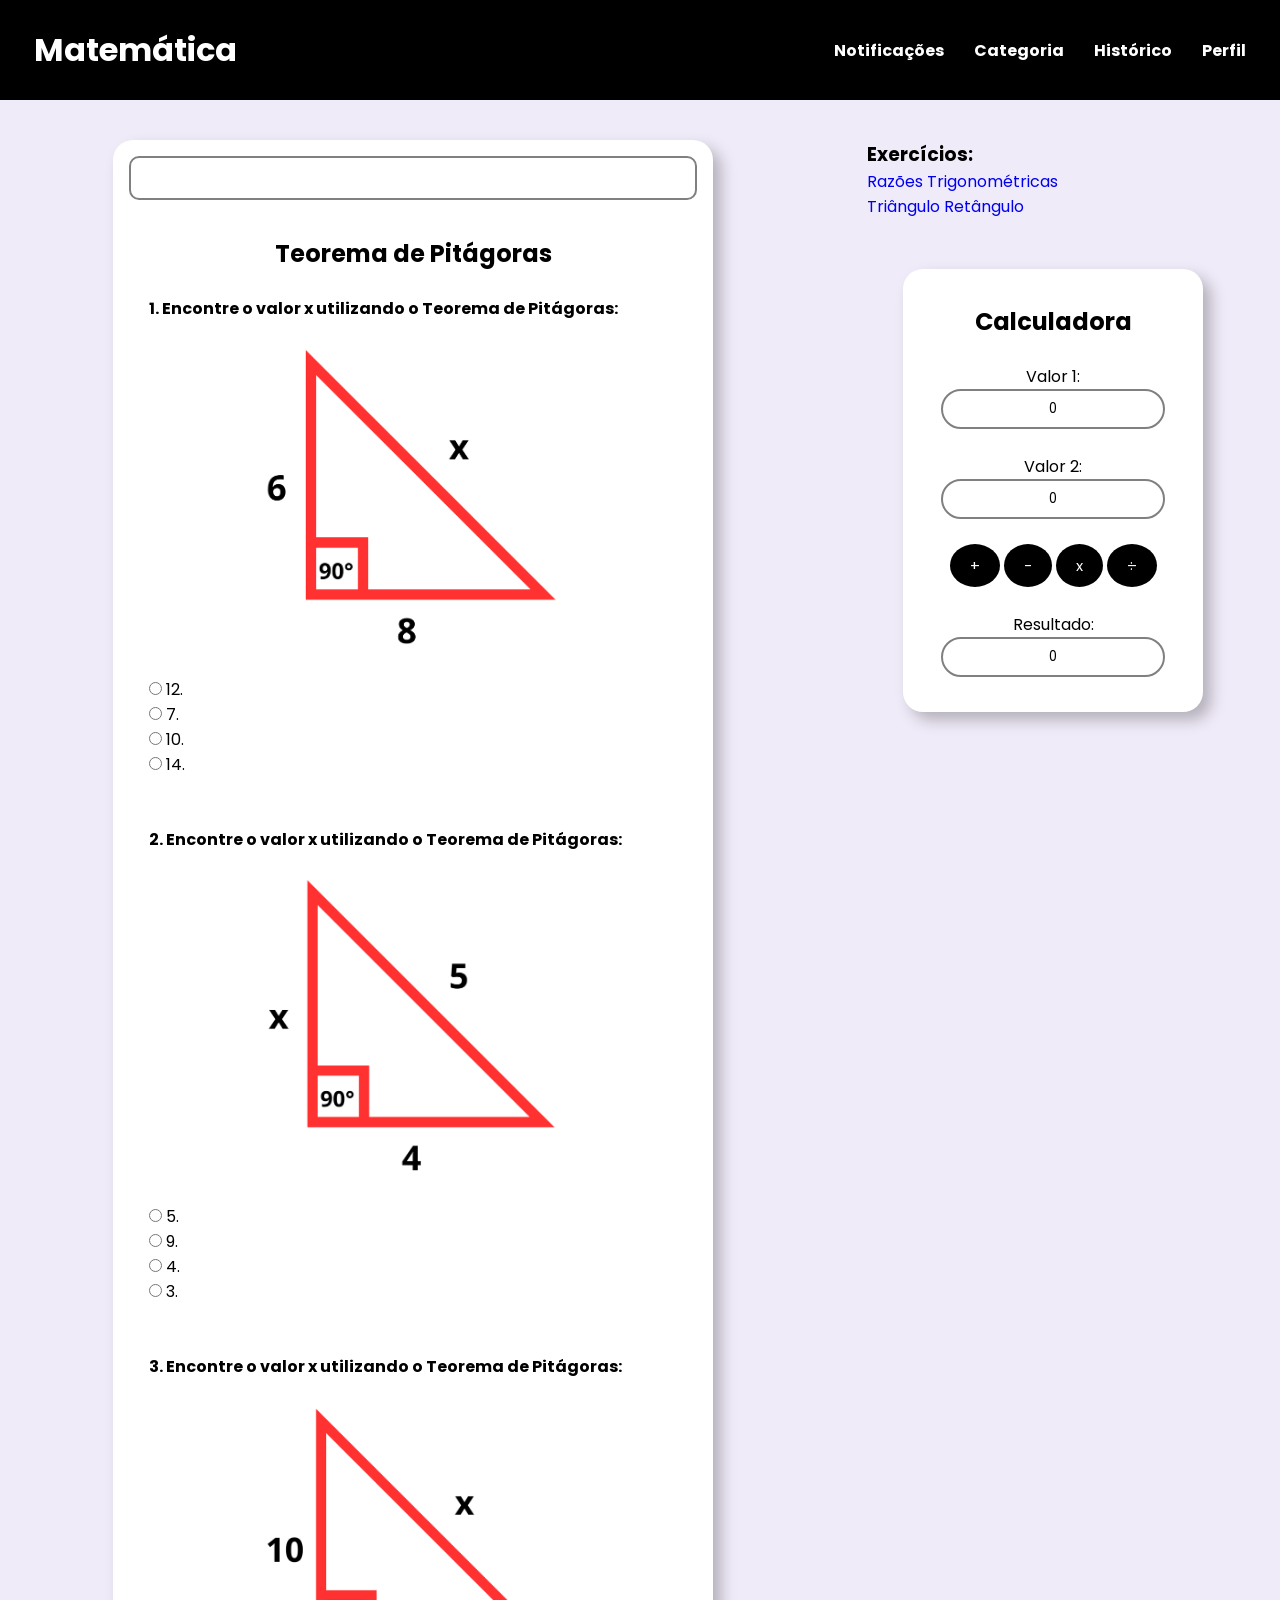
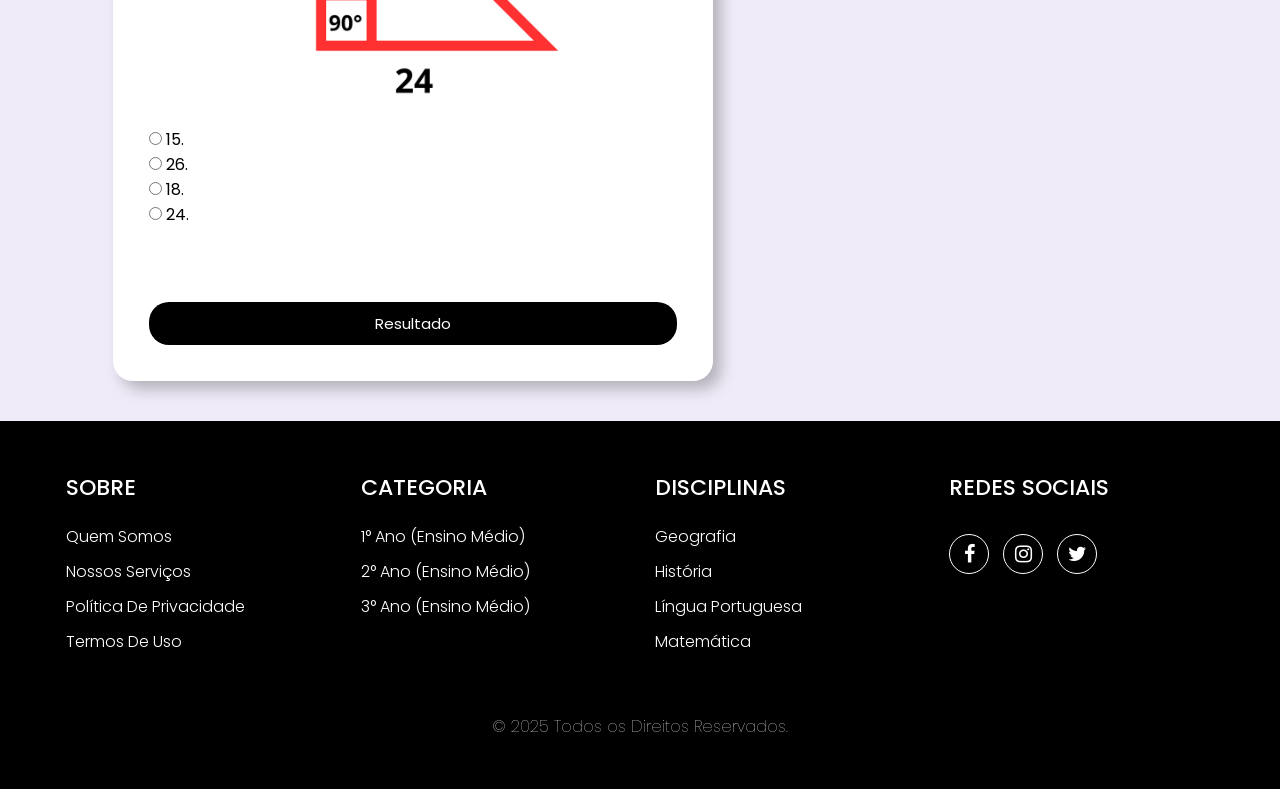
<file: html/xpitagoras.html>
<!-- Indica que é o HTML mais recente -->
<!DOCTYPE html>
<!-- Página traduzida para o português -->
<html lang="pt-br">
<!-- Início do <head> -->

<head>
    <!-- Permite caracteres especiais -->
    <meta charset="UTF-8">
    <!-- Permite responsividade -->
    <meta name="viewport" content="width=device-width, initial-scale=1.0">
    <!-- Nome da página na aba do navegador -->
    <title>Exercícios de Teorema de Pitágoras - Ensino Médio em Ação</title>
    <!-- Estilização com CSS -->
    <link rel="stylesheet" href="../css/style.css">
    <!-- Imagem na aba do navegador -->
    <link rel="shortcut icon" href="../assets/images/aba-matematica2.png">
    <!-- Utilização de ícones -->
    <link rel="stylesheet" href="https://cdnjs.cloudflare.com/ajax/libs/font-awesome/4.7.0/css/font-awesome.min.css">
</head>
<!-- Fim do <head> -->
<!-- Início do <body> -->

<body onload="nome()">
    <!-- Início do <div> para o Grid -->
    <div class="container">
        <!-- Início do <header> -->
        <header>
            <!-- Início do <nav> -->
            <nav class="navbar">
                <!-- Logo -->
                <a href="../index.html">
                    <h1>Matemática</h1>
                </a>
                <!-- Início do <ul> -->
                <ul class="nav-menu">
                    <!-- Link -->
                    <li class="nav-item"><a href="#" class="nav-link">Notificações</a></li>
                    <!-- Link -->
                    <li class="nav-item"><a href="#" class="nav-link">Categoria</a></li>
                    <!-- Link -->
                    <li class="nav-item"><a href="#" class="nav-link">Histórico</a></li>
                    <!-- Link -->
                    <li class="nav-item"><a href="#" class="nav-link">Perfil</a></li>
                </ul>
                <!-- Fim do <ul> -->
                <!-- Início do <div> -->
                <div class="hamburguer">
                    <!-- Início do menu -->
                    <span class="bar"></span>
                    <span class="bar"></span>
                    <span class="bar"></span>
                    <!-- Fim do menu -->
                </div>
                <!-- Fim do <div> -->
            </nav>
            <!-- Fim do <nav> -->
        </header>
        <!-- Fim do <header> -->
        <!-- Início do <main> -->
        <main class="news-container">
            <!-- Início do <article> -->
            <article class="news-item">
                <!-- Início do <strong> -->
                <strong>
                    <!-- Nome do usuário -->
                    <p id="nome"></p>
                </strong>
                <!-- Fim do <strong> -->
                <!-- Início da <section> -->
                <section class="questoes_formulario">
                    <!-- Título -->
                    <h2>Teorema de Pitágoras</h2>
                    <!-- Quebra de linha -->
                    <br>
                    <!-- Início do <form> -->
                    <form>
                        <!-- Pergunta -->
                        <p><strong>1. Encontre o valor x utilizando o Teorema de Pitágoras:</strong></p><br>
                        <!-- Início do <figure> -->
                        <figure>
                            <!-- Imagem -->
                            <img src="../assets/images/pitagoras1.png" width="300px" alt="Triângulo Retângulo"><br><br>
                        </figure>
                        <!-- Fim do <figure> -->
                        <!-- Alternativa -->
                        <input type="radio" name="questao_5" value="errada"> 12. <br>
                        <!-- Alternativa -->
                        <input type="radio" name="questao_5" value="errada"> 7. <br>
                        <!-- Alternativa -->
                        <input type="radio" name="questao_5" value="correta"> 10. <br>
                        <!-- Alternativa -->
                        <input type="radio" name="questao_5" value="errada"> 14. <br><br>
                        <!-- Resposta correta -->
                        <p id="resposta_correta_5" class="verde"></p>
                        <!-- Resposta errada -->
                        <p id="resposta_errada_5" class="vermelho"></p><br>

                        <!-- Pergunta -->
                        <p><strong>2. Encontre o valor x utilizando o Teorema de Pitágoras:</strong></p><br>
                        <!-- Início do <figure> -->
                        <figure>
                            <!-- Imagem -->
                            <img src="../assets/images/pitagoras2.png" width="300px" alt="Triângulo Retângulo"><br><br>
                        </figure>
                        <!-- Fim do <figure> -->
                        <!-- Alternativa -->
                        <input type="radio" name="questao_6" value="errada"> 5. <br>
                        <!-- Alternativa -->
                        <input type="radio" name="questao_6" value="errada"> 9. <br>
                        <!-- Alternativa -->
                        <input type="radio" name="questao_6" value="errada"> 4. <br>
                        <!-- Alternativa -->
                        <input type="radio" name="questao_6" value="correta"> 3. <br><br>
                        <!-- Resposta correta -->
                        <p id="resposta_correta_6" class="verde"></p>
                        <!-- Resposta errada -->
                        <p id="resposta_errada_6" class="vermelho"></p><br>

                        <!-- Pergunta -->
                        <p><strong>3. Encontre o valor x utilizando o Teorema de Pitágoras:</strong></p><br>
                        <!-- Início do <figure> -->
                        <figure>
                            <!-- Imagem -->
                            <img src="../assets/images/pitagoras3.png" width="300px" alt="Triângulo Retângulo"><br><br>
                        </figure>
                        <!-- Fim do <figure> -->
                        <!-- Alternativa -->
                        <input type="radio" name="questao_7" value="errada"> 15. <br>
                        <!-- Alternativa -->
                        <input type="radio" name="questao_7" value="correta"> 26. <br>
                        <!-- Alternativa -->
                        <input type="radio" name="questao_7" value="errada"> 18. <br>
                        <!-- Alternativa -->
                        <input type="radio" name="questao_7" value="errada"> 24. <br><br>
                        <!-- Resposta correta -->
                        <p id="resposta_correta_7" class="verde"></p>
                        <!-- Resposta errada -->
                        <p id="resposta_errada_7" class="vermelho"></p><br>
                        <!-- Quantidade de acertos -->
                        <strong>
                            <p id="quantidade_acertos" class="quantidade_acertos"></p>
                        </strong> <br>
                        <!-- Botão para descobrir o resultado -->
                        <button type="button" onclick="respostapitagoras()" class="botao-formulario">Resultado</button>
                    </form>
                    <!-- Fim do <form> -->
                </section>
                <!-- Fim da <section> -->
            </article>
            <!-- Fim do <article> -->
        </main>
        <!-- Fim do <main> -->

        <!-- Início do <aside> -->
        <aside class="conteudos_exercicios">
            <!-- Subtítulo -->
            <h3>Exercícios:</h3>
            <!-- Início do <ul> -->
            <ul>
                <!-- Link para o exercício -->
                <li><a href="./xtrigonometricas.html">Razões Trigonométricas</a></li>
                <!-- Link para o exercício -->
                <li><a href="./xtriangulo.html">Triângulo Retângulo</a></li>
            </ul>
            <!-- Fim do <ul> -->
            <!-- Quebra de linha -->
            <br><br>
            <!-- Início do <section> -->
            <section>
                <!-- Início do <form> -->
                <form class="calculadora">
                    <!-- Quebra de linha -->
                    <br>
                    <!-- Título -->
                    <h2>Calculadora</h2>
                    <!-- Quebra de linha -->
                    <br>
                    <!-- Primiro número a ser colocado -->
                    <p>Valor 1: </p><input type="text" id="numero1" class="numero-calculadora" value="0"><br><br>
                    <!-- Segundo número a ser colocado -->
                    <p>Valor 2: </p><input type="text" id="numero2" class="numero-calculadora" value="0"><br><br>
                    <!-- Botão para somar -->
                    <input type="button" class="botao" value="+" onclick="somar()">
                    <!-- Botão para subtrair -->
                    <input type="button" class="botao" value="-" onclick="diminuir()">
                    <!-- Botão para multiplicar -->
                    <input type="button" class="botao" value="x" onclick="multiplicar()">
                    <!-- Botão para dividir -->
                    <input type="button" class="botao" value="÷" onclick="dividir()"><br><br>
                    <!-- Resultado -->
                    <p>Resultado: </p><input type="text" id="resultado" class="numero-calculadora" value="0"><br><br>
                </form>
                <!-- Fim do <form> -->
            </section>
            <!-- Fim do <section> -->
        </aside>
        <!-- Fim do <aside> -->
        <!-- Início do <footer> -->
        <footer>
            <!-- Início do <div> -->
            <div class="container-footer">
                <!-- Início do <div> -->
                <div class="row-footer">
                    <!-- Início da coluna -->
                    <div class="footer-col">
                        <!-- Subtítulo -->
                        <h4>Sobre</h4>
                        <!-- Início da <ul> -->
                        <ul>
                            <!-- Início do <li> -->
                            <li><a href="#">Quem somos</a></li>
                            <li><a href="#">Nossos serviços</a></li>
                            <li><a href="#">Política de privacidade</a></li>
                            <li><a href="#">Termos de uso</a></li>
                            <!-- Fim do <li> -->
                        </ul>
                        <!-- Fim da <ul> -->
                    </div>
                    <!-- Fim da coluna -->
                    <!-- Início da coluna -->
                    <div class="footer-col">
                        <!-- Subtítulo -->
                        <h4>Categoria</h4>
                        <!-- Início da <ul> -->
                        <ul>
                            <!-- Início do <li> -->
                            <li><a href="#">1° ano (Ensino Médio)</a></li>
                            <li><a href="#">2° ano (Ensino Médio)</a></li>
                            <li><a href="#">3° ano (Ensino Médio)</a></li>
                            <!-- Fim do <li> -->
                        </ul>
                        <!-- Fim da <ul> -->
                    </div>
                    <!-- Fim da coluna -->
                    <!-- Início da coluna -->
                    <div class="footer-col">
                        <!-- Subtítulo -->
                        <h4>Disciplinas</h4>
                        <!-- Início da <ul> -->
                        <ul>
                            <!-- Início do <li> -->
                            <li><a href="#">Geografia</a></li>
                            <li><a href="#">História</a></li>
                            <li><a href="#">Língua Portuguesa</a></li>
                            <li><a href="#">Matemática</a></li>
                            <!-- Fim do <li> -->
                        </ul>
                        <!-- Fim da <ul> -->
                    </div>
                    <!-- Fim da coluna -->
                    <!-- Início da coluna -->
                    <div class="footer-col">
                        <!-- Subtítulo -->
                        <h4>Redes sociais</h4>
                        <!-- Início das redes sociais -->
                        <div class="medias-sociais">
                            <!-- Facebook -->
                            <a href="#"><i class="fa fa-facebook"></i></a>
                            <!-- Instagram -->
                            <a href="#"><i class="fa fa-instagram"></i></a>
                            <!-- Twitter -->
                            <a href="#"><i class="fa fa-twitter"></i></a>
                        </div>
                        <!-- Fim das redes sociais -->
                    </div>
                    <!-- Fim da coluna -->
                </div>
                <!-- Fim do <div> -->
            </div>
            <!-- Fim do <div> -->
            <!-- Início do copyright -->
            <div class="footer-copyright">
                <!-- Direitos autorais -->
                <p>&copy; 2025 Todos os Direitos Reservados.</p>
            </div>
            <!-- Fim do copyright -->
        </footer>
        <!-- Fim do <footer> -->
    </div>
    <!-- Fim do <div> para o Grid -->
    <!-- Uso do JavaScript -->
    <script src="../js/script.js"></script>
</body>
<!-- Fim do <body> -->

</html>
<!-- Fim do <html> -->
</file>
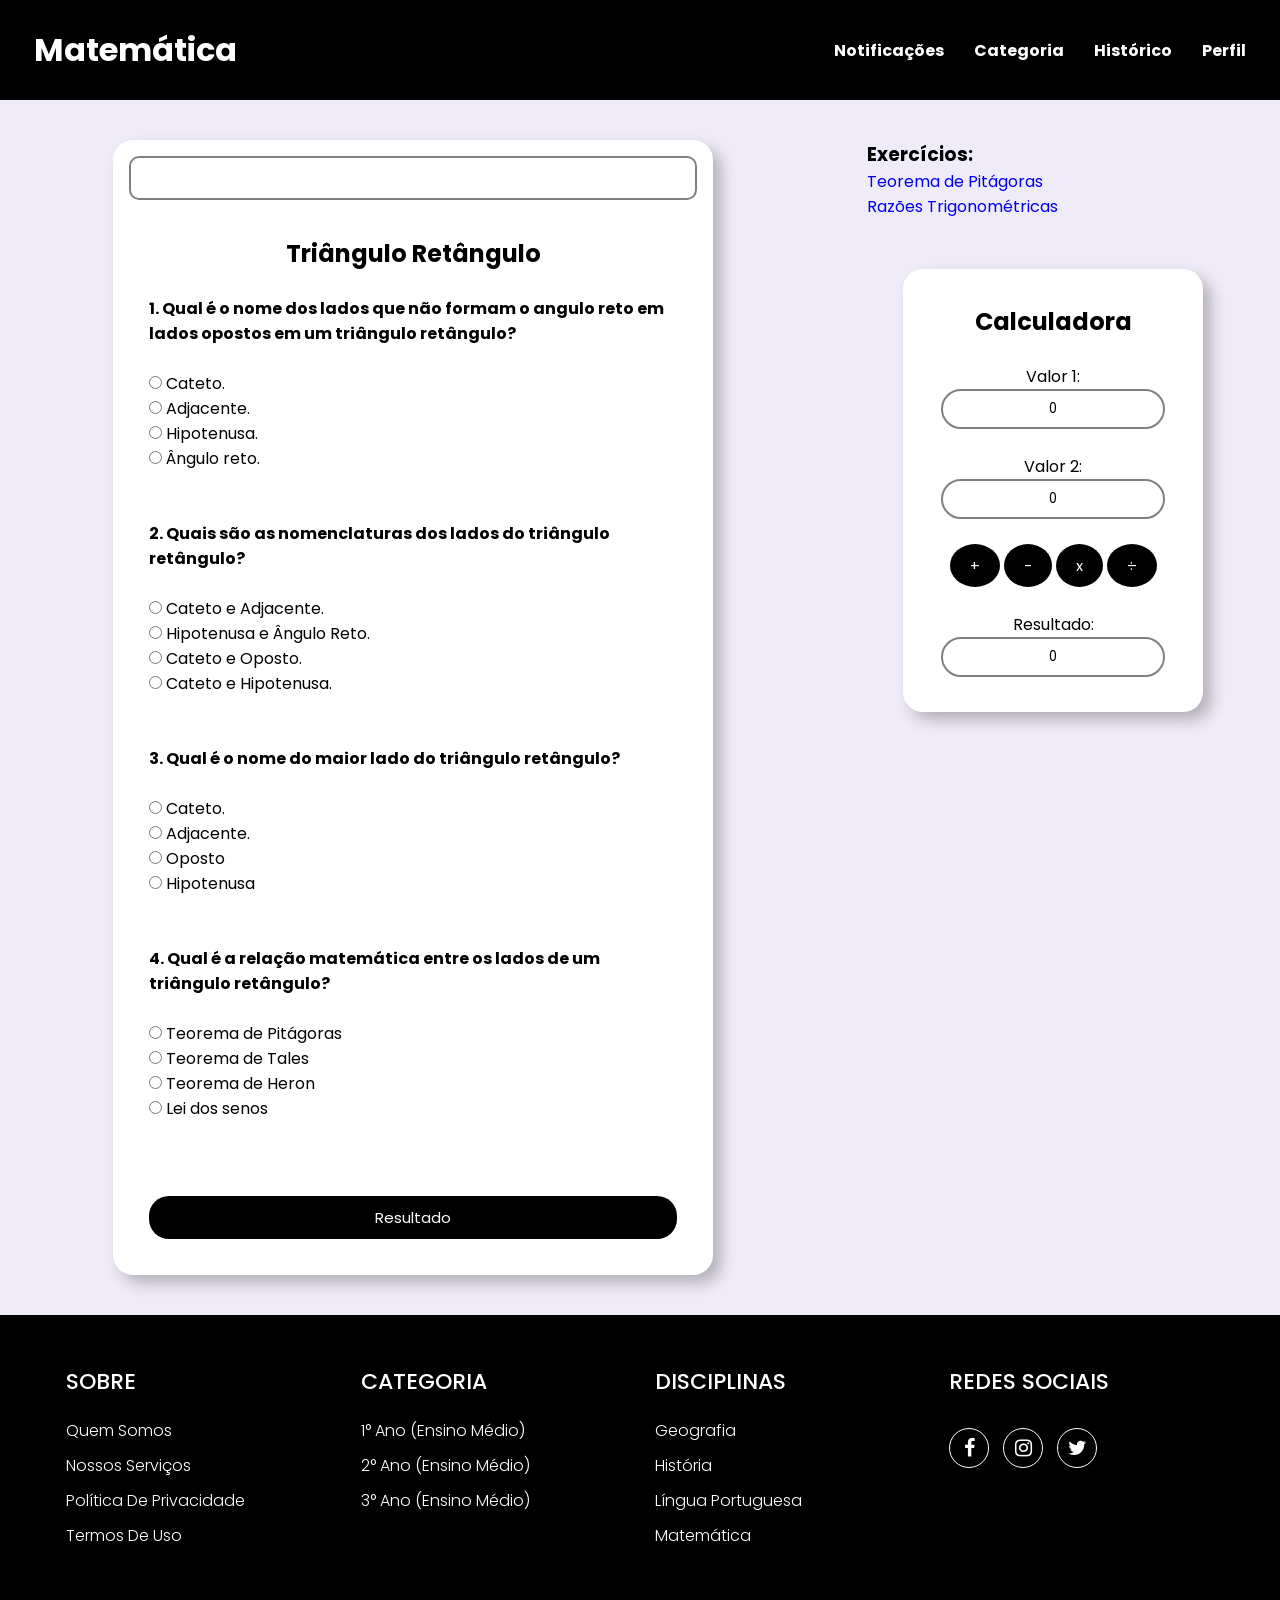
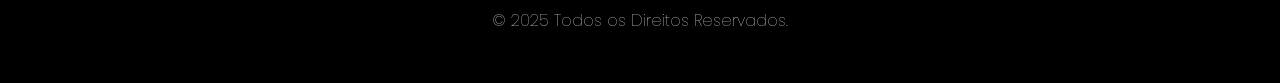
<file: html/xtriangulo.html>
<!-- Indica que é o HTML mais recente -->
<!DOCTYPE html>
<!-- Página traduzida para o português -->
<html lang="pt-br">
<!-- Início do <head> -->

<head>
    <!-- Permite caracteres especiais -->
    <meta charset="UTF-8">
    <!-- Permite responsividade -->
    <meta name="viewport" content="width=device-width, initial-scale=1.0">
    <!-- Nome da página na aba do navegador -->
    <title>Exercícios de Triângulo Retângulo - Ensino Médio em Ação</title>
    <!-- Estilização com CSS -->
    <link rel="stylesheet" href="../css/style.css">
    <!-- Imagem na aba do navegador -->
    <link rel="shortcut icon" href="../assets/images/aba-matematica2.png">
    <!-- Utilização de ícones -->
    <link rel="stylesheet" href="https://cdnjs.cloudflare.com/ajax/libs/font-awesome/4.7.0/css/font-awesome.min.css">
</head>
<!-- Fim do <head> -->
<!-- Início do <body> -->

<body onload="nome()">
    <!-- Início do <div> para o Grid -->
    <div class="container">
        <!-- Início do <header> -->
        <header>
            <!-- Início do <nav> -->
            <nav class="navbar">
                <!-- Logo -->
                <a href="../index.html">
                    <h1>Matemática</h1>
                </a>
                <!-- Início do <ul> -->
                <ul class="nav-menu">
                    <!-- Link -->
                    <li class="nav-item"><a href="#" class="nav-link">Notificações</a></li>
                    <!-- Link -->
                    <li class="nav-item"><a href="#" class="nav-link">Categoria</a></li>
                    <!-- Link -->
                    <li class="nav-item"><a href="#" class="nav-link">Histórico</a></li>
                    <!-- Link -->
                    <li class="nav-item"><a href="#" class="nav-link">Perfil</a></li>
                </ul>
                <!-- Fim do <ul> -->
                <!-- Início do <div> -->
                <div class="hamburguer">
                    <!-- Início do menu -->
                    <span class="bar"></span>
                    <span class="bar"></span>
                    <span class="bar"></span>
                    <!-- Fim do menu -->
                </div>
                <!-- Fim do <div> -->
            </nav>
            <!-- Fim do <nav> -->
        </header>
        <!-- Fim do <header> -->
        <!-- Início do <main> -->
        <main class="news-container">
            <!-- Início do <article> -->
            <article class="news-item">
                <!-- Início do <strong> -->
                <strong>
                    <!-- Nome do usuário -->
                    <p id="nome"></p>
                </strong>
                <!-- Fim do <strong> -->
                <!-- Início da <section> -->
                <section class="questoes_formulario">
                    <!-- Título -->
                    <h2>Triângulo Retângulo</h2>
                    <!-- Quebra de linha -->
                    <br>
                    <!-- Início do <form> -->
                    <form>
                        <!-- Pergunta -->
                        <p><strong>1. Qual é o nome dos lados que não formam o angulo reto em lados opostos em um
                                triângulo
                                retângulo?</strong></p><br>
                        <!-- Alternativa -->
                        <input type="radio" name="questao_1" value="correta"> Cateto. <br>
                        <!-- Alternativa -->
                        <input type="radio" name="questao_1" value="errada"> Adjacente. <br>
                        <!-- Alternativa -->
                        <input type="radio" name="questao_1" value="errada"> Hipotenusa. <br>
                        <!-- Alternativa -->
                        <input type="radio" name="questao_1" value="errada"> Ângulo reto. <br><br>
                        <!-- Resposta correta -->
                        <p id="resposta_correta_1" class="verde"></p>
                        <!-- Resposta errada -->
                        <p id="resposta_errada_1" class="vermelho"></p><br>

                        <!-- Pergunta -->
                        <p><strong>2. Quais são as nomenclaturas dos lados do triângulo retângulo?</strong></p><br>
                        <!-- Alternativa -->
                        <input type="radio" name="questao_2" value="errada"> Cateto e Adjacente. <br>
                        <!-- Alternativa -->
                        <input type="radio" name="questao_2" value="errada"> Hipotenusa e Ângulo Reto. <br>
                        <!-- Alternativa -->
                        <input type="radio" name="questao_2" value="errada"> Cateto e Oposto. <br>
                        <!-- Alternativa -->
                        <input type="radio" name="questao_2" value="correta"> Cateto e Hipotenusa. <br><br>
                        <!-- Resposta correta -->
                        <p id="resposta_correta_2" class="verde"></p>
                        <!-- Resposta errada -->
                        <p id="resposta_errada_2" class="vermelho"></p><br>

                        <!-- Pergunta -->
                        <p><strong>3. Qual é o nome do maior lado do triângulo retângulo?</strong></p>
                        <br>
                        <!-- Alternativa -->
                        <input type="radio" name="questao_3" value="errada"> Cateto. <br>
                        <!-- Alternativa -->
                        <input type="radio" name="questao_3" value="errada"> Adjacente. <br>
                        <!-- Alternativa -->
                        <input type="radio" name="questao_3" value="errada"> Oposto <br>
                        <!-- Alternativa -->
                        <input type="radio" name="questao_3" value="correta"> Hipotenusa <br><br>
                        <!-- Resposta correta -->
                        <p id="resposta_correta_3" class="verde"></p>
                        <!-- Resposta errada -->
                        <p id="resposta_errada_3" class="vermelho"></p><br>

                        <!-- Pergunta -->
                        <p><strong>4. Qual é a relação matemática entre os lados de um triângulo retângulo?</strong></p>
                        <br>
                        <!-- Alternativa -->
                        <input type="radio" name="questao_4" value="correta"> Teorema de Pitágoras <br>
                        <!-- Alternativa -->
                        <input type="radio" name="questao_4" value="errada"> Teorema de Tales <br>
                        <!-- Alternativa -->
                        <input type="radio" name="questao_4" value="errada"> Teorema de Heron <br>
                        <!-- Alternativa -->
                        <input type="radio" name="questao_4" value="errada"> Lei dos senos <br><br>
                        <!-- Resposta correta -->
                        <p id="resposta_correta_4" class="verde"></p>
                        <!-- Resposta errada -->
                        <p id="resposta_errada_4" class="vermelho"></p><br>
                        <!-- Quantidade de acertos -->
                        <strong>
                            <p id="quantidade_acertos" class="quantidade_acertos"></p>
                        </strong> <br>
                        <!-- Botão para descobrir o resultado -->
                        <button type="button" onclick="resposta()" class="botao-formulario">Resultado</button>
                    </form>
                    <!-- Fim do <form> -->
                </section>
                <!-- Fim da <section> -->
            </article>
            <!-- Fim do <article> -->
        </main>
        <!-- Fim do <main> -->

        <!-- Início do <aside> -->
        <aside class="conteudos_exercicios">
            <!-- Subtítulo -->
            <h3>Exercícios:</h3>
            <!-- Início do <ul> -->
            <ul>
                <!-- Link para o exercício -->
                <li><a href="./xpitagoras.html">Teorema de Pitágoras</a></li>
                <!-- Link para o exercício -->
                <li><a href="./xtrigonometricas.html">Razões Trigonométricas</a></li>
            </ul>
            <!-- Fim do <ul> -->
            <!-- Quebra de linha -->
            <br><br>
            <!-- Início do <section> -->
            <section>
                <!-- Início do <form> -->
                <form class="calculadora">
                    <!-- Quebra de linha -->
                    <br>
                    <!-- Título -->
                    <h2>Calculadora</h2>
                    <!-- Quebra de linha -->
                    <br>
                    <!-- Primiro número a ser colocado -->
                    <p>Valor 1: </p><input type="text" id="numero1" class="numero-calculadora" value="0"><br><br>
                    <!-- Segundo número a ser colocado -->
                    <p>Valor 2: </p><input type="text" id="numero2" class="numero-calculadora" value="0"><br><br>
                    <!-- Botão para somar -->
                    <input type="button" class="botao" value="+" onclick="somar()">
                    <!-- Botão para subtrair -->
                    <input type="button" class="botao" value="-" onclick="diminuir()">
                    <!-- Botão para multiplicar -->
                    <input type="button" class="botao" value="x" onclick="multiplicar()">
                    <!-- Botão para dividir -->
                    <input type="button" class="botao" value="÷" onclick="dividir()"><br><br>
                    <!-- Resultado -->
                    <p>Resultado: </p><input type="text" id="resultado" class="numero-calculadora" value="0"><br><br>
                </form>
                <!-- Fim do <form> -->
            </section>
            <!-- Fim do <section> -->
        </aside>
        <!-- Fim do <aside> -->
        <!-- Início do <footer> -->
        <footer>
            <!-- Início do <div> -->
            <div class="container-footer">
                <!-- Início do <div> -->
                <div class="row-footer">
                    <!-- Início da coluna -->
                    <div class="footer-col">
                        <!-- Subtítulo -->
                        <h4>Sobre</h4>
                        <!-- Início da <ul> -->
                        <ul>
                            <!-- Início do <li> -->
                            <li><a href="#">Quem somos</a></li>
                            <li><a href="#">Nossos serviços</a></li>
                            <li><a href="#">Política de privacidade</a></li>
                            <li><a href="#">Termos de uso</a></li>
                            <!-- Fim do <li> -->
                        </ul>
                        <!-- Fim da <ul> -->
                    </div>
                    <!-- Fim da coluna -->
                    <!-- Início da coluna -->
                    <div class="footer-col">
                        <!-- Subtítulo -->
                        <h4>Categoria</h4>
                        <!-- Início da <ul> -->
                        <ul>
                            <!-- Início do <li> -->
                            <li><a href="#">1° ano (Ensino Médio)</a></li>
                            <li><a href="#">2° ano (Ensino Médio)</a></li>
                            <li><a href="#">3° ano (Ensino Médio)</a></li>
                            <!-- Fim do <li> -->
                        </ul>
                        <!-- Fim da <ul> -->
                    </div>
                    <!-- Fim da coluna -->
                    <!-- Início da coluna -->
                    <div class="footer-col">
                        <!-- Subtítulo -->
                        <h4>Disciplinas</h4>
                        <!-- Início da <ul> -->
                        <ul>
                            <!-- Início do <li> -->
                            <li><a href="#">Geografia</a></li>
                            <li><a href="#">História</a></li>
                            <li><a href="#">Língua Portuguesa</a></li>
                            <li><a href="#">Matemática</a></li>
                            <!-- Fim do <li> -->
                        </ul>
                        <!-- Fim da <ul> -->
                    </div>
                    <!-- Fim da coluna -->
                    <!-- Início da coluna -->
                    <div class="footer-col">
                        <!-- Subtítulo -->
                        <h4>Redes sociais</h4>
                        <!-- Início das redes sociais -->
                        <div class="medias-sociais">
                            <!-- Facebook -->
                            <a href="#"><i class="fa fa-facebook"></i></a>
                            <!-- Instagram -->
                            <a href="#"><i class="fa fa-instagram"></i></a>
                            <!-- Twitter -->
                            <a href="#"><i class="fa fa-twitter"></i></a>
                        </div>
                        <!-- Fim das redes sociais -->
                    </div>
                    <!-- Fim da coluna -->
                </div>
                <!-- Fim do <div> -->
            </div>
            <!-- Fim do <div> -->
            <!-- Início do copyright -->
            <div class="footer-copyright">
                <!-- Direitos autorais -->
                <p>&copy; 2025 Todos os Direitos Reservados.</p>
            </div>
            <!-- Fim do copyright -->
        </footer>
        <!-- Fim do <footer> -->
    </div>
    <!-- Fim do <div> para o Grid -->
    <!-- Uso do JavaScript -->
    <script src="../js/script.js"></script>
</body>
<!-- Fim do <body> -->

</html>
<!-- Fim do <html> -->
</file>
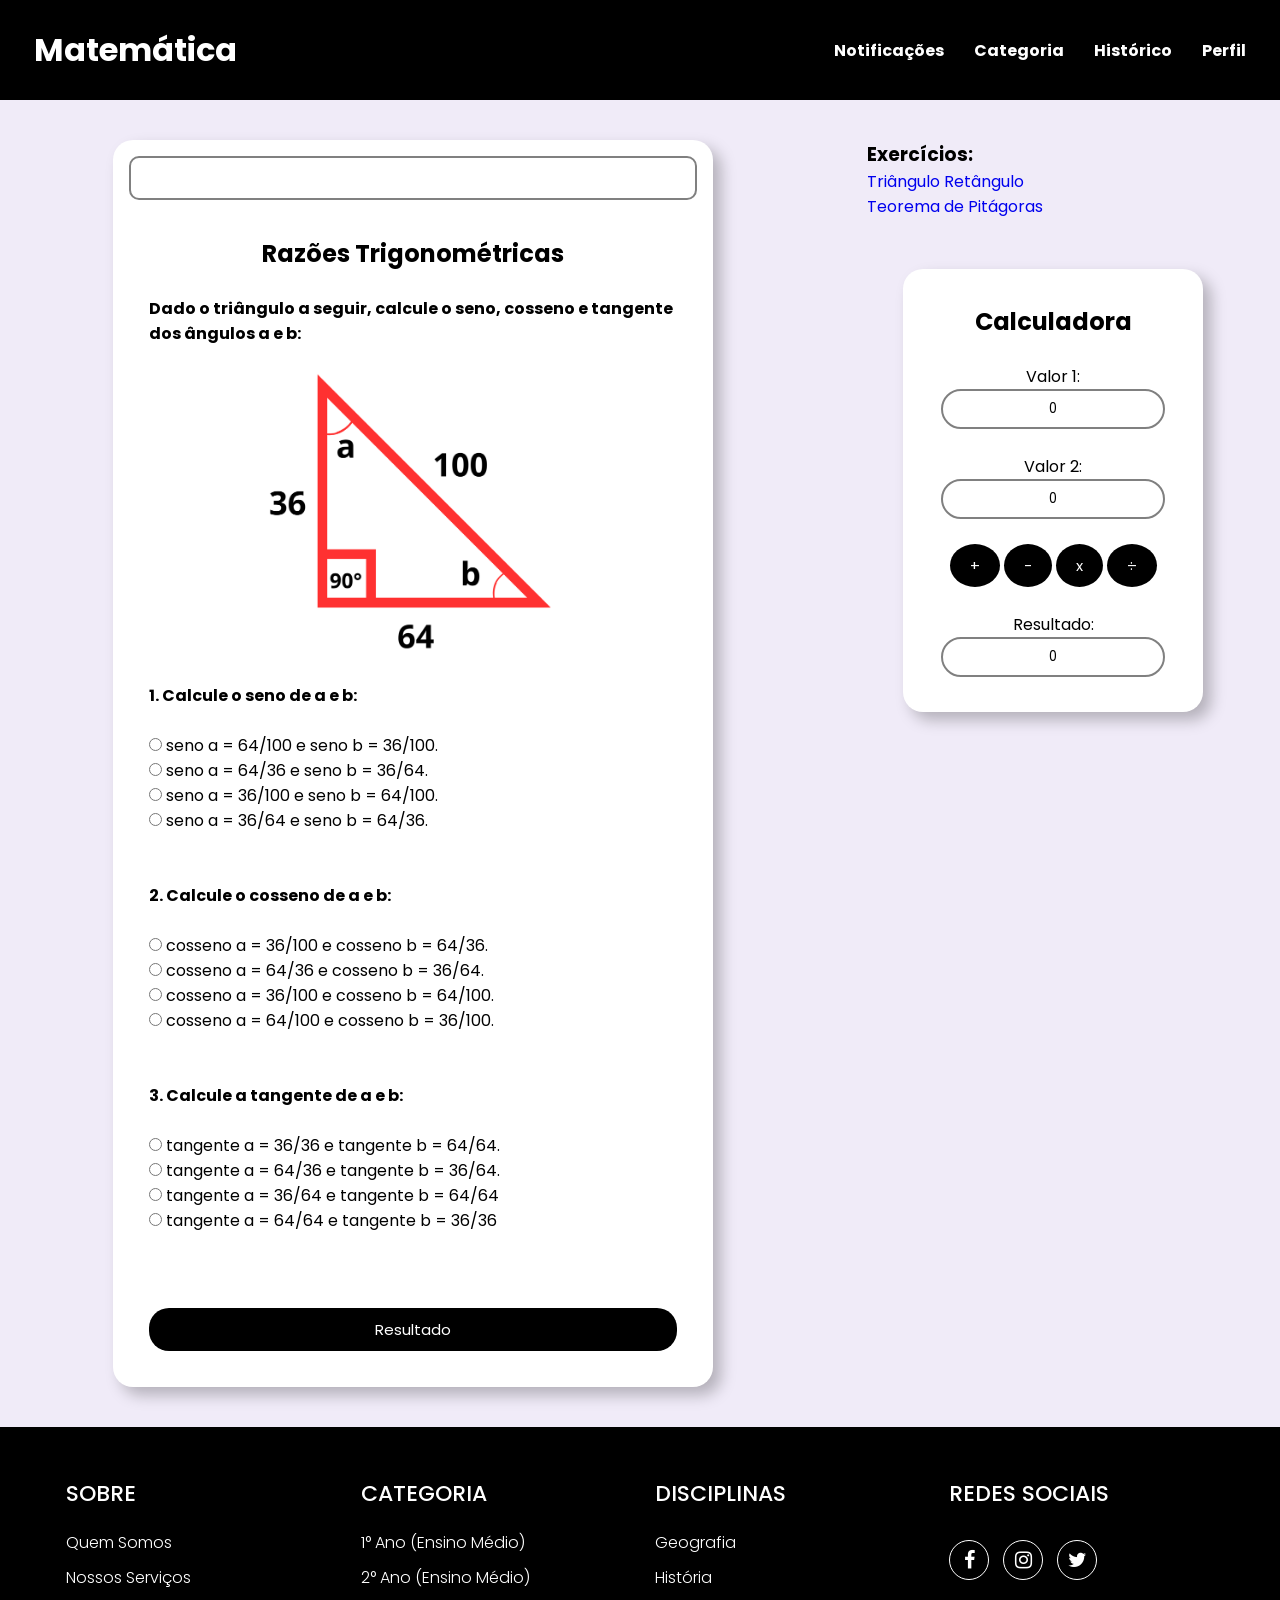
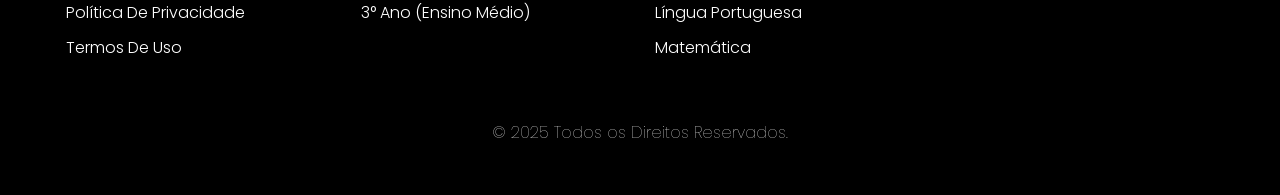
<file: html/xtrigonometricas.html>
<!-- Indica que é o HTML mais recente -->
<!DOCTYPE html>
<!-- Página traduzida para o português -->
<html lang="pt-br">
<!-- Início do <head> -->

<head>
    <!-- Permite caracteres especiais -->
    <meta charset="UTF-8">
    <!-- Permite responsividade -->
    <meta name="viewport" content="width=device-width, initial-scale=1.0">
    <!-- Nome da página na aba do navegador -->
    <title>Exercícios de Razões Trigonométricas - Ensino Médio em Ação</title>
    <!-- Estilização com CSS -->
    <link rel="stylesheet" href="../css/style.css">
    <!-- Imagem na aba do navegador -->
    <link rel="shortcut icon" href="../assets/images/aba-matematica2.png">
    <!-- Utilização de ícones -->
    <link rel="stylesheet" href="https://cdnjs.cloudflare.com/ajax/libs/font-awesome/4.7.0/css/font-awesome.min.css">
</head>
<!-- Fim do <head> -->
<!-- Início do <body> -->

<body onload="nome()">
    <!-- Início do <div> para o Grid -->
    <div class="container">
        <!-- Início do <header> -->
        <header>
            <!-- Início do <nav> -->
            <nav class="navbar">
                <!-- Logo -->
                <a href="../index.html">
                    <h1>Matemática</h1>
                </a>
                <!-- Início do <ul> -->
                <ul class="nav-menu">
                    <!-- Link -->
                    <li class="nav-item"><a href="#" class="nav-link">Notificações</a></li>
                    <!-- Link -->
                    <li class="nav-item"><a href="#" class="nav-link">Categoria</a></li>
                    <!-- Link -->
                    <li class="nav-item"><a href="#" class="nav-link">Histórico</a></li>
                    <!-- Link -->
                    <li class="nav-item"><a href="#" class="nav-link">Perfil</a></li>
                </ul>
                <!-- Fim do <ul> -->
                <!-- Início do <div> -->
                <div class="hamburguer">
                    <!-- Início do menu -->
                    <span class="bar"></span>
                    <span class="bar"></span>
                    <span class="bar"></span>
                    <!-- Fim do menu -->
                </div>
                <!-- Fim do <div> -->
            </nav>
            <!-- Fim do <nav> -->
        </header>
        <!-- Fim do <header> -->
        <!-- Início do <main> -->
        <main class="news-container">
            <!-- Início do <article> -->
            <article class="news-item">
                <!-- Início do <strong> -->
                <strong>
                    <!-- Nome do usuário -->
                    <p id="nome"></p>
                </strong>
                <!-- Fim do <strong> -->
                <!-- Início da <section> -->
                <section class="questoes_formulario">
                    <!-- Título -->
                    <h2>Razões Trigonométricas</h2>
                    <!-- Quebra de linha -->
                    <br>
                    <!-- Início do <form> -->
                    <form>
                        <!-- Enunciado -->
                        <p><strong>Dado o triângulo a seguir, calcule o seno, cosseno e tangente dos ângulos a e
                                b:</strong></p><br>
                        <!-- Início do <figure> -->
                        <figure>
                            <!-- Imagem -->
                            <img src="../assets/images/trigonometricas1.png" width="300px" alt="Triângulo Retângulo"><br><br>
                        </figure>
                        <!-- Fim do <figure> -->
                        <!-- Pergunta -->
                        <p><strong>1. Calcule o seno de a e b:</strong></p><br>
                        <!-- Alternativa -->
                        <input type="radio" name="questao_8" value="correta"> seno a = 64/100 e seno b = 36/100. <br>
                        <!-- Alternativa -->
                        <input type="radio" name="questao_8" value="errada"> seno a = 64/36 e seno b = 36/64. <br>
                        <!-- Alternativa -->
                        <input type="radio" name="questao_8" value="errada"> seno a = 36/100 e seno b = 64/100. <br>
                        <!-- Alternativa -->
                        <input type="radio" name="questao_8" value="errada"> seno a = 36/64 e seno b = 64/36. <br><br>
                        <!-- Resposta correta -->
                        <p id="resposta_correta_8" class="verde"></p>
                        <!-- Resposta errada -->
                        <p id="resposta_errada_8" class="vermelho"></p><br>

                        <!-- Pergunta -->
                        <p><strong>2. Calcule o cosseno de a e b:</strong></p><br>
                        <!-- Alternativa -->
                        <input type="radio" name="questao_9" value="errada"> cosseno a = 36/100 e cosseno b = 64/36.
                        <br>
                        <!-- Alternativa -->
                        <input type="radio" name="questao_9" value="errada"> cosseno a = 64/36 e cosseno b = 36/64. <br>
                        <!-- Alternativa -->
                        <input type="radio" name="questao_9" value="correta"> cosseno a = 36/100 e cosseno b = 64/100.
                        <br>
                        <!-- Alternativa -->
                        <input type="radio" name="questao_9" value="errada"> cosseno a = 64/100 e cosseno b = 36/100.
                        <br><br>
                        <!-- Resposta correta -->
                        <p id="resposta_correta_9" class="verde"></p>
                        <!-- Resposta errada -->
                        <p id="resposta_errada_9" class="vermelho"></p><br>

                        <!-- Pergunta -->
                        <p><strong>3. Calcule a tangente de a e b:</strong></p><br>
                        <!-- Alternativa -->
                        <input type="radio" name="questao_10" value="errada"> tangente a = 36/36 e tangente b = 64/64.
                        <br>
                        <!-- Alternativa -->
                        <input type="radio" name="questao_10" value="correta"> tangente a = 64/36 e tangente b = 36/64.
                        <br>
                        <!-- Alternativa -->
                        <input type="radio" name="questao_10" value="errada"> tangente a = 36/64 e tangente b = 64/64
                        <br>
                        <!-- Alternativa -->
                        <input type="radio" name="questao_10" value="errada"> tangente a = 64/64 e tangente b = 36/36
                        <br><br>
                        <!-- Resposta correta -->
                        <p id="resposta_correta_10" class="verde"></p>
                        <!-- Resposta errada -->
                        <p id="resposta_errada_10" class="vermelho"></p><br>

                        <!-- Quantidade de acertos -->
                        <strong>
                            <p id="quantidade_acertos" class="quantidade_acertos"></p>
                        </strong> <br>
                        <!-- Botão para descobrir o resultado -->
                        <button type="button" onclick="respostatrigonometricas()"
                            class="botao-formulario">Resultado</button>
                    </form>
                    <!-- Fim do <form> -->
                </section>
                <!-- Fim da <section> -->
            </article>
            <!-- Fim do <article> -->
        </main>
        <!-- Fim do <main> -->

        <!-- Início do <aside> -->
        <aside class="conteudos_exercicios">
            <!-- Subtítulo -->
            <h3>Exercícios:</h3>
            <!-- Início do <ul> -->
            <ul>
                <!-- Link para o exercício -->
                <li><a href="./xtriangulo.html">Triângulo Retângulo</a></li>
                <!-- Link para o exercício -->
                <li><a href="./xpitagoras.html">Teorema de Pitágoras</a></li>
            </ul>
            <!-- Fim do <ul> -->
            <!-- Quebra de linha -->
            <br><br>
            <!-- Início do <section> -->
            <section>
                <!-- Início do <form> -->
                <form class="calculadora">
                    <!-- Quebra de linha -->
                    <br>
                    <!-- Título -->
                    <h2>Calculadora</h2>
                    <!-- Quebra de linha -->
                    <br>
                    <!-- Primiro número a ser colocado -->
                    <p>Valor 1: </p><input type="text" id="numero1" class="numero-calculadora" value="0"><br><br>
                    <!-- Segundo número a ser colocado -->
                    <p>Valor 2: </p><input type="text" id="numero2" class="numero-calculadora" value="0"><br><br>
                    <!-- Botão para somar -->
                    <input type="button" class="botao" value="+" onclick="somar()">
                    <!-- Botão para subtrair -->
                    <input type="button" class="botao" value="-" onclick="diminuir()">
                    <!-- Botão para multiplicar -->
                    <input type="button" class="botao" value="x" onclick="multiplicar()">
                    <!-- Botão para dividir -->
                    <input type="button" class="botao" value="÷" onclick="dividir()"><br><br>
                    <!-- Resultado -->
                    <p>Resultado: </p><input type="text" id="resultado" class="numero-calculadora" value="0"><br><br>
                </form>
                <!-- Fim do <form> -->
            </section>
            <!-- Fim do <section> -->
        </aside>
        <!-- Fim do <aside> -->
        <!-- Início do <footer> -->
        <footer>
            <!-- Início do <div> -->
            <div class="container-footer">
                <!-- Início do <div> -->
                <div class="row-footer">
                    <!-- Início da coluna -->
                    <div class="footer-col">
                        <!-- Subtítulo -->
                        <h4>Sobre</h4>
                        <!-- Início da <ul> -->
                        <ul>
                            <!-- Início do <li> -->
                            <li><a href="#">Quem somos</a></li>
                            <li><a href="#">Nossos serviços</a></li>
                            <li><a href="#">Política de privacidade</a></li>
                            <li><a href="#">Termos de uso</a></li>
                            <!-- Fim do <li> -->
                        </ul>
                        <!-- Fim da <ul> -->
                    </div>
                    <!-- Fim da coluna -->
                    <!-- Início da coluna -->
                    <div class="footer-col">
                        <!-- Subtítulo -->
                        <h4>Categoria</h4>
                        <!-- Início da <ul> -->
                        <ul>
                            <!-- Início do <li> -->
                            <li><a href="#">1° ano (Ensino Médio)</a></li>
                            <li><a href="#">2° ano (Ensino Médio)</a></li>
                            <li><a href="#">3° ano (Ensino Médio)</a></li>
                            <!-- Fim do <li> -->
                        </ul>
                        <!-- Fim da <ul> -->
                    </div>
                    <!-- Fim da coluna -->
                    <!-- Início da coluna -->
                    <div class="footer-col">
                        <!-- Subtítulo -->
                        <h4>Disciplinas</h4>
                        <!-- Início da <ul> -->
                        <ul>
                            <!-- Início do <li> -->
                            <li><a href="#">Geografia</a></li>
                            <li><a href="#">História</a></li>
                            <li><a href="#">Língua Portuguesa</a></li>
                            <li><a href="#">Matemática</a></li>
                            <!-- Fim do <li> -->
                        </ul>
                        <!-- Fim da <ul> -->
                    </div>
                    <!-- Fim da coluna -->
                    <!-- Início da coluna -->
                    <div class="footer-col">
                        <!-- Subtítulo -->
                        <h4>Redes sociais</h4>
                        <!-- Início das redes sociais -->
                        <div class="medias-sociais">
                            <!-- Facebook -->
                            <a href="#"><i class="fa fa-facebook"></i></a>
                            <!-- Instagram -->
                            <a href="#"><i class="fa fa-instagram"></i></a>
                            <!-- Twitter -->
                            <a href="#"><i class="fa fa-twitter"></i></a>
                        </div>
                        <!-- Fim das redes sociais -->
                    </div>
                    <!-- Fim da coluna -->
                </div>
                <!-- Fim do <div> -->
            </div>
            <!-- Fim do <div> -->
            <!-- Início do copyright -->
            <div class="footer-copyright">
                <!-- Direitos autorais -->
                <p>&copy; 2025 Todos os Direitos Reservados.</p>
            </div>
            <!-- Fim do copyright -->
        </footer>
        <!-- Fim do <footer> -->
    </div>
    <!-- Fim do <div> para o Grid -->
    <!-- Uso do JavaScript -->
    <script src="../js/script.js"></script>
</body>
<!-- Fim do <body> -->

</html>
<!-- Fim do <html> -->
</file>
<file: css/style.css>
/* Estrutura do site inteiro */

/* Fonte das letras */
@import url('https://fonts.googleapis.com/css2?family=Poppins:wght@300;400;500;600&display=swap');

/* Aplicado em todos os elementos do site */
* {
    margin: 0;
    padding: 0;
    font-family: 'Poppins', sans-serif;
    box-sizing: border-box;
}

/* Parte visual do <body> */
body {
    background-color: #F0EBF8;
}

/* ------------------------------------------------------------------------------------------------------------------------------------------ */

/* Header */

/* Parte visual do <header> */
header {
    background-color: #000;
    color: #fff;
}

/* Estrutura do <h1> do <header> */
header h1 {
    font-size: 2rem;
    font-weight: bold;
}

/* Estrutura do <li> do <header> */
header ul li {
    list-style: none;
}

/* Estrutura do <a> do <header> */
header a {
    color: #fff;
    text-decoration: none;
}

/* Estrutura do <nav class="navbar"> */
.navbar {
    min-height: 100px;
    display: flex;
    align-items: center;
    justify-content: space-between;
    padding: 0 34px;
    font-weight: bold;
}

/* Estrutura do <ul class="nav-menu"> */
.nav-menu {
    display: flex;
    align-items: center;
    gap: 30px;
}

/* Estrutura do <a href="#" class="nav-link"> */
.nav-link {
    transition: 0.5s ease;
}

/* Animação dos links do <header> */
.nav-link:hover {
    color: #ada9a9;
}

/* Estrutura do <div class="hamburger"> */
.hamburguer {
    display: none;
    cursor: pointer;
}

/* Estrutura do <span class="bar"> */
.bar {
    display: block;
    width: 28px;
    height: 3px;
    border-radius: 2px;
    margin: 5px auto;
    background-color: #fff;
    transition: all 0.3s ease-in-out;
}

/* ------------------------------------------------------------------------------------------------------------------------------------------ */

/* Main */

/* Estrutura do <article> */
.news-item {
    margin: 1.5rem;
    box-shadow: rgba(0, 0, 0, .25) 8px 8px 15px;
    padding: 1rem;
    width: 600px;
    display: flex;
    flex-direction: column;
    gap: 1rem;
    border-radius: 20px;
    background-color: #fff;
}

/* Estrutura do <main> */
.news-container {
    display: flex;
    margin: 1rem;
    gap: 5rem;
    justify-content: center;
}

/* Estrutura do <h2> no <main> */
main h2 {
    text-align: center;
}

/* Estrutura do <p class="formula_teorema_pitagoras"> */
.formula_teorema_pitagoras {
    text-align: center;
}

/* Estrutura do <section class="triangulo_retangulo"> */
.triangulo_retangulo {
    padding: 20px;
}

.questoes_formulario {
    padding: 20px;
}


/* Estrutura do <section class="triangulo_retangulo"> */
.teorema_pitagoras {
    padding: 20px;
}

/* Estrutura do <section class="triangulo_retangulo"> */
.razoes_trigonometricas {
    padding: 20px;
}

/* Estrutura do <figure> */
figure {
    text-align: center;
}

/* Estrutura do <a href="#" class="exercicios">Exercícios</a> */
.exercicios {
    display: block;
    padding: 10px 20px;
    background-color: #000;
    color: #fff;
    border-radius: 20px;
    text-decoration: none;
    text-align: center;
}

/* ------------------------------------------------------------------------------------------------------------------------------------------ */

/* Aside */

/* Estrutura do <class="conteudos_exercicios"> */
.conteudos_exercicios {
    padding: 40px;
}

/* Estrutura das listas do <aside>*/
aside li {
    list-style: none;
}

/* Estrutura dos links do <aside> */
aside a {
    text-decoration: none;
}

/* Estrutura das propagandas */
.propaganda {
    text-align: center;
}

/* Estrutura do <h3 class="h3-publicidade"> */
.h3-publicidade {
    text-align: center;
}

/* ------------------------------------------------------------------------------------------------------------------------------------------ */

/* Footer */

/* Parte visual do <footer> */
footer {
    background-color: #000;
}

/* Estrutura do <footer> */
footer {
    padding: 50px 0;
}

/* Estrutura do <div class="container-footer"> */
.container-footer {
    max-width: 1400px;
    padding: 0 4%;
    margin: auto;
}

/* Estrutura do <div class="row-footer"> */
.row-footer {
    display: flex;
    flex-wrap: wrap;
}

/* Estrutura do <div class="footer-col"> */
.footer-col {
    width: 25%;
    padding: 0 15px;
}

/* Parte visual do <h4> do <div class="footer-col"> */
.footer-col h4 {
    color: #fff;
}

/* Estrutura do <h4> do <div class="footer-col"> */
.footer-col h4 {
    font-size: 22px;
    margin-bottom: 20px;
    font-weight: 500;
    position: relative;
    text-transform: uppercase;
}

/* Estrutura da <ul> do <div class="footer-col"> */
.footer-col ul {
    list-style: none;
}

/* Estrutura do <li> do <div class="footer-col"> */
.footer-col ul li {
    margin: 10px 0;
}

/* Parte visual do <a> do <div class="footer-col"> */
.footer-col ul li a {
    color: #fff;
    transition: all 0.3s ease;
}

/* Estrutura do <a> do <div class="footer-col"> */
.footer-col ul li a {
    font-size: 16px;
    text-transform: capitalize;
    text-decoration: none;
    font-weight: 300;
    display: block;
}

/* Animação do <a> do <div class="footer-col"> */
.footer-col ul li a:hover {
    color: #ada9a9;
    padding-left: 10px;
}

/* Estrutura das redes sociais */
.footer-col .medias-sociais {
    margin-top: 30px;
}

/* Parte visual do <a> do <div class="medias-sociais"> */
.footer-col .medias-sociais a {
    color: #fff;
    border: 1px solid #fff;
    transition: all 0.5s ease;
}

/* Estrutura do <a> do <div class="medias-sociais"> */
.footer-col .medias-sociais a {
    display: inline-flex;
    align-items: center;
    justify-content: center;
    height: 40px;
    width: 40px;
    margin: 0 10px 10px 0;
    text-decoration: none;
    border-radius: 50%;
}

/* Estrutura dos ícones dentro das redes sociais */
.footer-col .medias-sociais a i {
    font-size: 20px;
}

/* Animação das redes sociais */
.footer-col .medias-sociais a:hover {
    color: #000;
    background-color: #fff;
}

/* Parte visual do copyright */
.footer-copyright {
    color: #fff;
}

/* Estrutura do copyright */
.footer-copyright {
    display: flex;
    justify-content: center;
    align-items: center;
    font-weight: 100;
    margin-top: 50px;
}

/* ------------------------------------------------------------------------------------------------------------------------------------------ */

/* Grid */

/* Estrutura do Grid */
.container {
    display: grid;
    grid-template-areas:
        "cabeca cabeca cabeca"
        "corpo corpo braco"
        "perna perna perna";
    grid-template-columns: auto auto auto;
    grid-template-rows: 100px auto auto;
}

/* Grid do <header> */
header {
    grid-area: cabeca;
}

/* Grid do <main> */
main {
    grid-area: corpo;
}

/* Grid do <aside> */
aside {
    grid-area: braco;
}

/* Grid do <footer> */
footer {
    grid-area: perna;
}

/* ------------------------------------------------------------------------------------------------------------------------------------------ */

/* Responsividade */

/* Responsividade para computador */
@media (max-width: 1024px) {
    .container {
        display: grid;
        grid-template-areas:
            "cabeca cabeca cabeca"
            "corpo corpo braco"
            "perna perna perna";
        grid-template-columns: auto auto auto;
        grid-template-rows: auto auto auto;
    }
}

/* Responsividade para tablet */
@media (max-width:768px) {
    .container {
        display: grid;
        grid-template-areas:
            "cabeca cabeca cabeca"
            "corpo corpo corpo"
            "braco braco braco"
            "perna perna perna";
        grid-template-columns: auto auto auto;
        grid-template-rows: auto auto auto auto;
    }

    /* Remoção do <div class="propaganda"> */
    .propaganda {
        display: none;
    }

    /* Remoção do <h3 class="h3-publicidade"> */
    .h3-publicidade {
        display: none;
    }

    /* Responsividade do <header> */
    .hamburguer {
        display: block;
    }

    .hamburguer.active .bar:nth-child(2) {
        opacity: 0;
    }

    .hamburguer.active .bar:nth-child(1) {
        transform: translateY(8px) rotate(45deg);
    }

    .hamburguer.active .bar:nth-child(3) {
        transform: translateY(-8px) rotate(-45deg);
    }

    .nav-menu {
        position: fixed;
        left: -100%;
        top: 70px;
        gap: 0;
        border-radius: 0 0 20px 20px;
        background-color: #000;
        text-align: center;
        flex-direction: column;
        width: 100%;
        transition: 0.3s;
    }

    .nav-item {
        margin: 16px 0;
    }

    .nav-menu.active {
        left: 0;
    }

    /* Responsividade do <footer> */
    .footer-col {
        width: 50%;
        margin-bottom: 30px;
    }
}

/* Responsividade para celular */
@media (max-width:480px) {
    .container {
        display: grid;
        grid-template-areas:
            "cabeca"
            "corpo"
            "braco"
            "perna";
        grid-template-columns: 100%;
        grid-template-rows: auto;
    }

    /* Remoção do <div class="propaganda"> */
    .propaganda {
        display: none;
    }

    /* Remoção do <h3 class="h3-publicidade"> */
    .h3-publicidade {
        display: none;
    }

    /* Responsividade do <header> */
    .hamburguer {
        display: block;
    }

    .hamburguer.active .bar:nth-child(2) {
        opacity: 0;
    }

    .hamburguer.active .bar:nth-child(1) {
        transform: translateY(8px) rotate(45deg);
    }

    .hamburguer.active .bar:nth-child(3) {
        transform: translateY(-8px) rotate(-45deg);
    }

    .nav-menu {
        position: fixed;
        left: -100%;
        top: 70px;
        gap: 0;
        border-radius: 0 0 20px 20px;
        background-color: #000;
        text-align: center;
        flex-direction: column;
        width: 100%;
        transition: 0.3s;
    }

    .nav-item {
        margin: 16px 0;
    }

    .nav-menu.active {
        left: 0;
    }

    /* Responsividade do <footer> */
    .footer-col {
        width: 100%;
    }

}

/* ------------------------------------------------------------------------------------------------------------------------------------------ */

/* Formulário */

/* Quando o usuário acerta, irá aparecer uma mensagem verde */
.verde {
    color: #008000;
}

/* Animação com a mensagem verde */
.verde:hover {
    color: #fff;
    background-color: #008000;
    border-radius: 10px;
    padding: 10px;
    transition: all 0.5s ease;
}

/* Quando o usuário erra, irá aparecer uma mensagem vermelha */
.vermelho {
    color: #ff0000;
}

/* Animação com a mensagem vermelha */
.vermelho:hover {
    color: #fff;
    background-color: #ff0000;
    border-radius: 10px;
    padding: 10px;
    transition: all 0.5s ease;
}

/* Estrutura da quantidade de acertos */
.quantidade_acertos {
    text-align: center;
}

/* Parte visual do botão "Resultado" do formulário */
.botao-formulario {
    background-color: #000;
    color: #fff;
    border-radius: 20px;
}

/* Estrutura do botão "Resultado" do formulário */
.botao-formulario {
    border: 0;
    padding: 10px 20px;
    cursor: pointer;
    width: 100%;
    font-size: 15px;
}

/* Borda no nome do usuário quando entra na formulário */
#nome {
    border: 2px solid #808080;
    border-radius: 10px;
    padding: 20px;
}

/* Estrutura da calculadora */
.calculadora {
    text-align: center;
    justify-content: center;
    align-items: center;
    background-color: #fff;
    border-radius: 20px;
    width: 300px;
    margin: 0 auto;
    padding: 10px;
    box-shadow: rgba(0, 0, 0, .25) 8px 8px 15px;
}

/* Estrutura do <input> da calculadora */
.numero-calculadora {
    border-radius: 20px;
    border: none;
    border: 2px solid #808080;
    width: 80%;
    height: 40px;
    text-align: center;
}

/* Estrutura dos botões dos símbolos matemáticos da calculadora */
.botao {
    padding: 10px 20px;
    background-color: #000;
    color: #fff;
    border-radius: 50%;
    text-decoration: none;
    text-align: center;
    border: none;
    cursor: pointer;
    font-size: 15px;
}
</file>
